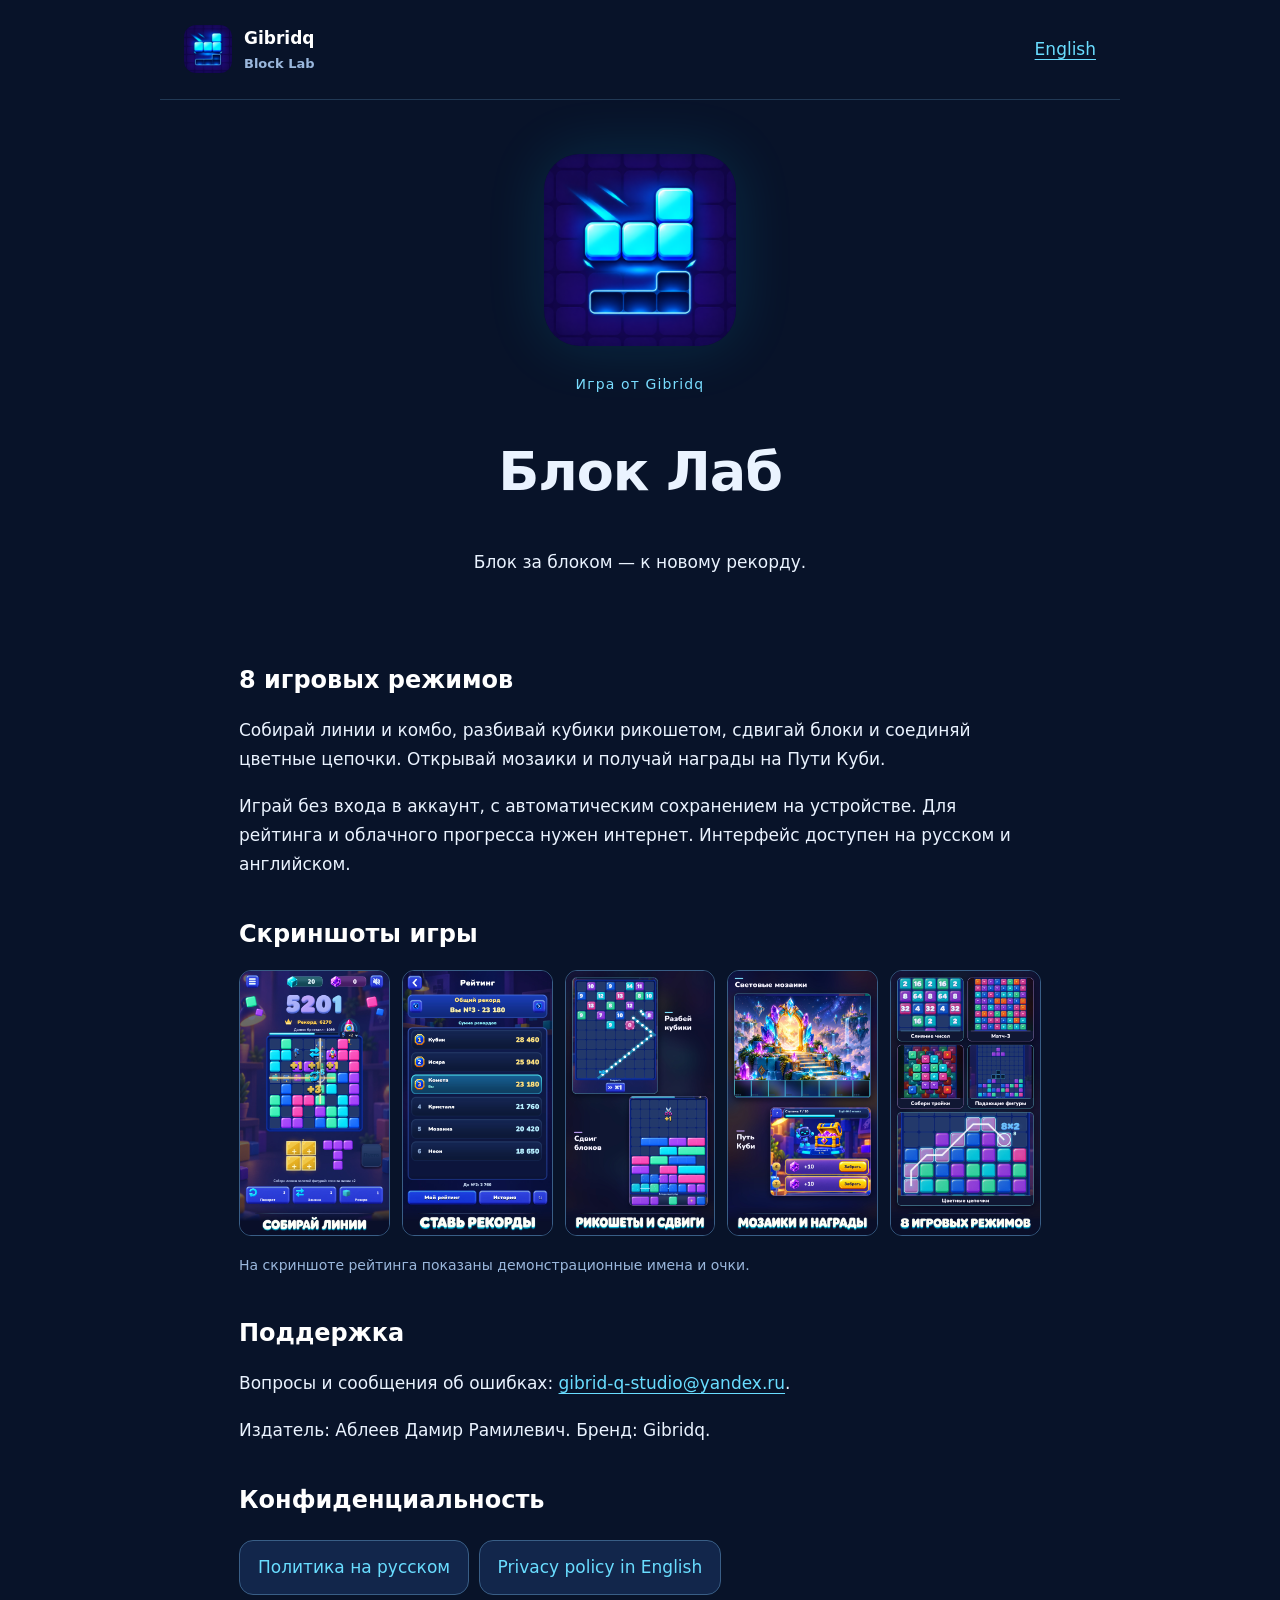
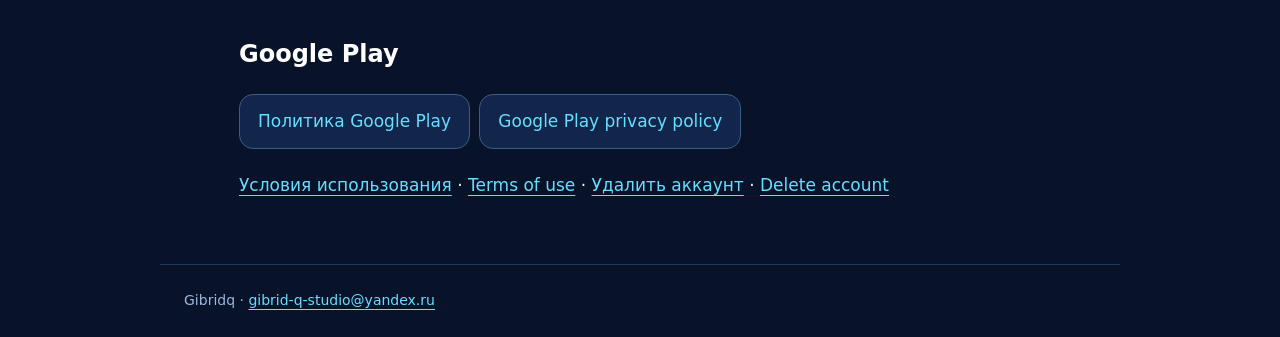
<file: index.html>
<!doctype html>
<html lang="ru"><head><meta charset="utf-8"><meta name="viewport" content="width=device-width,initial-scale=1">
<title>Блок Лаб · Gibridq</title><meta name="description" content="Восемь игровых режимов, мозаики и Путь Куби. Скриншоты, поддержка и политика конфиденциальности Блок Лаб.">
<link rel="icon" href="icon.png?v=g1"><link rel="stylesheet" href="style.css"></head>
<body><header><a class="brand" href="index.html"><img src="icon.png?v=g1" alt="" width="48" height="48"><span>Gibridq <small>Block Lab</small></span></a>
<nav><a href="privacy-en.html">English</a></nav></header><main><section class="hero"><img src="icon.png?v=g1" alt="Иконка Блок Лаб" width="192" height="192">
<p class="eyebrow">Игра от Gibridq</p><h1>Блок Лаб</h1><p>Блок за блоком — к новому рекорду.</p></section>
<section><h2>8 игровых режимов</h2><p>Собирай линии и комбо, разбивай кубики рикошетом, сдвигай блоки и соединяй цветные цепочки. Открывай мозаики и получай награды на Пути Куби.</p>
<p>Играй без входа в аккаунт, с автоматическим сохранением на устройстве. Для рейтинга и облачного прогресса нужен интернет. Интерфейс доступен на русском и английском.</p></section>
<section aria-labelledby="screens-title"><h2 id="screens-title">Скриншоты игры</h2>
<ul class="screens">
  <li><a href="screenshots/01-lines-combo.jpg"><img src="screenshots/01-lines-combo.jpg" width="1080" height="1920" alt="Собирай линии. Крестовая очистка и золотая фигура в лотке."></a></li>
  <li><a href="screenshots/02-ranking.jpg"><img src="screenshots/02-ranking.jpg" width="1080" height="1920" alt="Ставь рекорды. Таблица рейтинга с демонстрационными результатами." loading="lazy"></a></li>
  <li><a href="screenshots/03-ricochet-and-sliding.jpg"><img src="screenshots/03-ricochet-and-sliding.jpg" width="1080" height="1920" alt="Рикошеты и сдвиги. Режимы «Разбей кубики» и «Сдвиг блоков»." loading="lazy"></a></li>
  <li><a href="screenshots/04-mosaic-and-trail.jpg"><img src="screenshots/04-mosaic-and-trail.jpg" width="1080" height="1920" alt="Мозаики и награды. Кристальный портал и Путь Куби." loading="lazy"></a></li>
  <li><a href="screenshots/05-eight-game-modes.jpg"><img src="screenshots/05-eight-game-modes.jpg" width="1080" height="1920" alt="8 игровых режимов. Слияние чисел, Матч-3, Собери тройки, Падающие фигуры и Цветные цепочки." loading="lazy"></a></li>
</ul>
<p class="screen-note">На скриншоте рейтинга показаны демонстрационные имена и очки.</p></section>
<section><h2>Поддержка</h2><p>Вопросы и сообщения об ошибках: <a href="mailto:gibrid-q-studio@yandex.ru">gibrid-q-studio@yandex.ru</a>.</p>
<p>Издатель: Аблеев Дамир Рамилевич. Бренд: Gibridq.</p></section>
<section><h2>Конфиденциальность</h2><p><a class="button" href="privacy-ru.html">Политика на русском</a> <a class="button" href="privacy-en.html">Privacy policy in English</a></p></section><section><h2>Google Play</h2><p><a class="button" href="google-play/privacy-ru.html">Политика Google Play</a> <a class="button" href="google-play/privacy-en.html">Google Play privacy policy</a></p><p><a href="google-play/terms-ru.html">Условия использования</a> · <a href="google-play/terms-en.html">Terms of use</a> · <a href="google-play/delete-account-ru.html">Удалить аккаунт</a> · <a href="google-play/delete-account-en.html">Delete account</a></p></section></main>
<footer>Gibridq · <a href="mailto:gibrid-q-studio@yandex.ru">gibrid-q-studio@yandex.ru</a></footer></body></html>
</file>
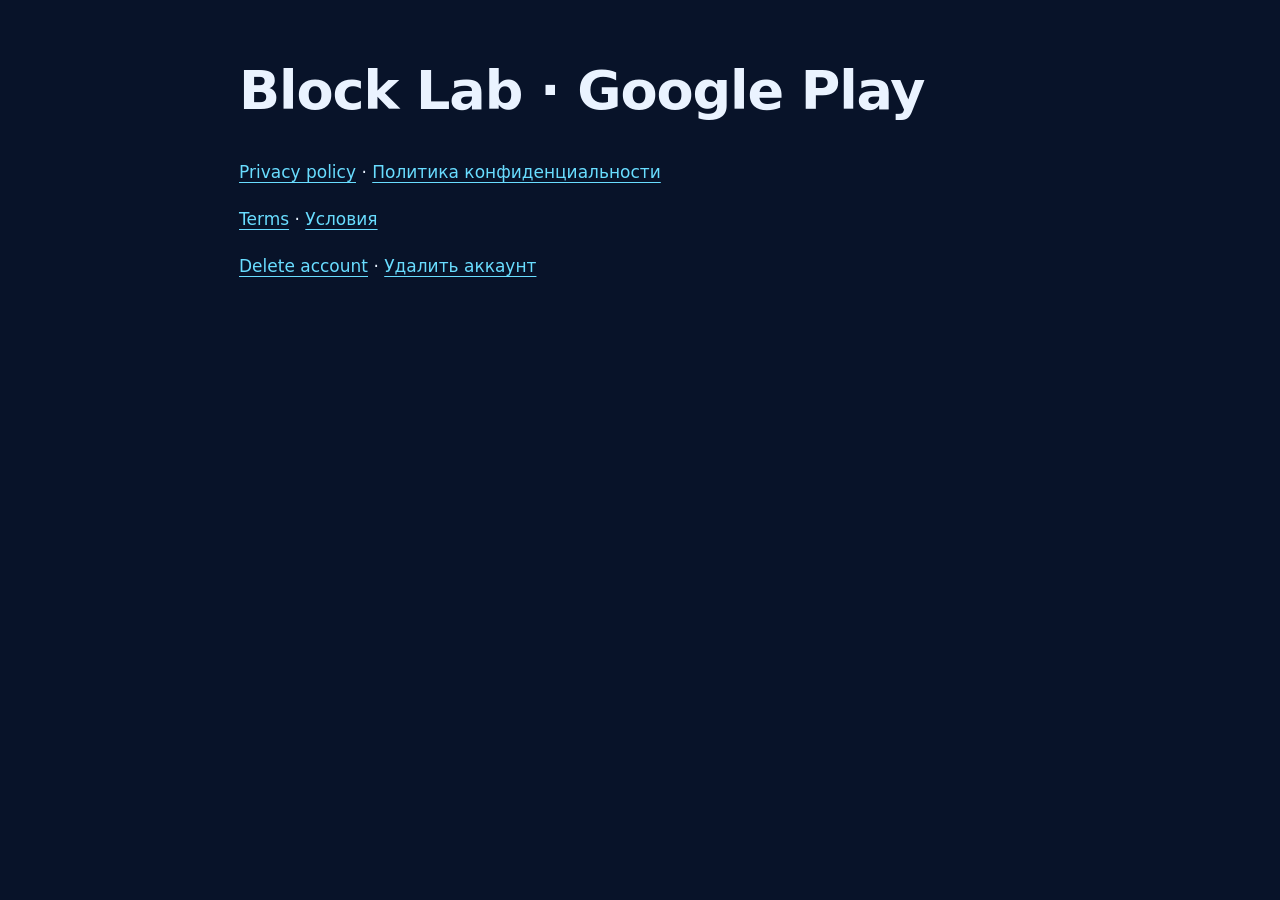
<file: google-play/index.html>
<!doctype html><html lang="en"><meta charset="utf-8"><meta name="viewport" content="width=device-width,initial-scale=1"><title>Block Lab Google Play documents</title><link rel="stylesheet" href="../style.css"><main><h1>Block Lab · Google Play</h1><p><a href="privacy-en.html">Privacy policy</a> · <a href="privacy-ru.html">Политика конфиденциальности</a></p><p><a href="terms-en.html">Terms</a> · <a href="terms-ru.html">Условия</a></p><p><a href="delete-account-en.html">Delete account</a> · <a href="delete-account-ru.html">Удалить аккаунт</a></p></main></html>
</file>
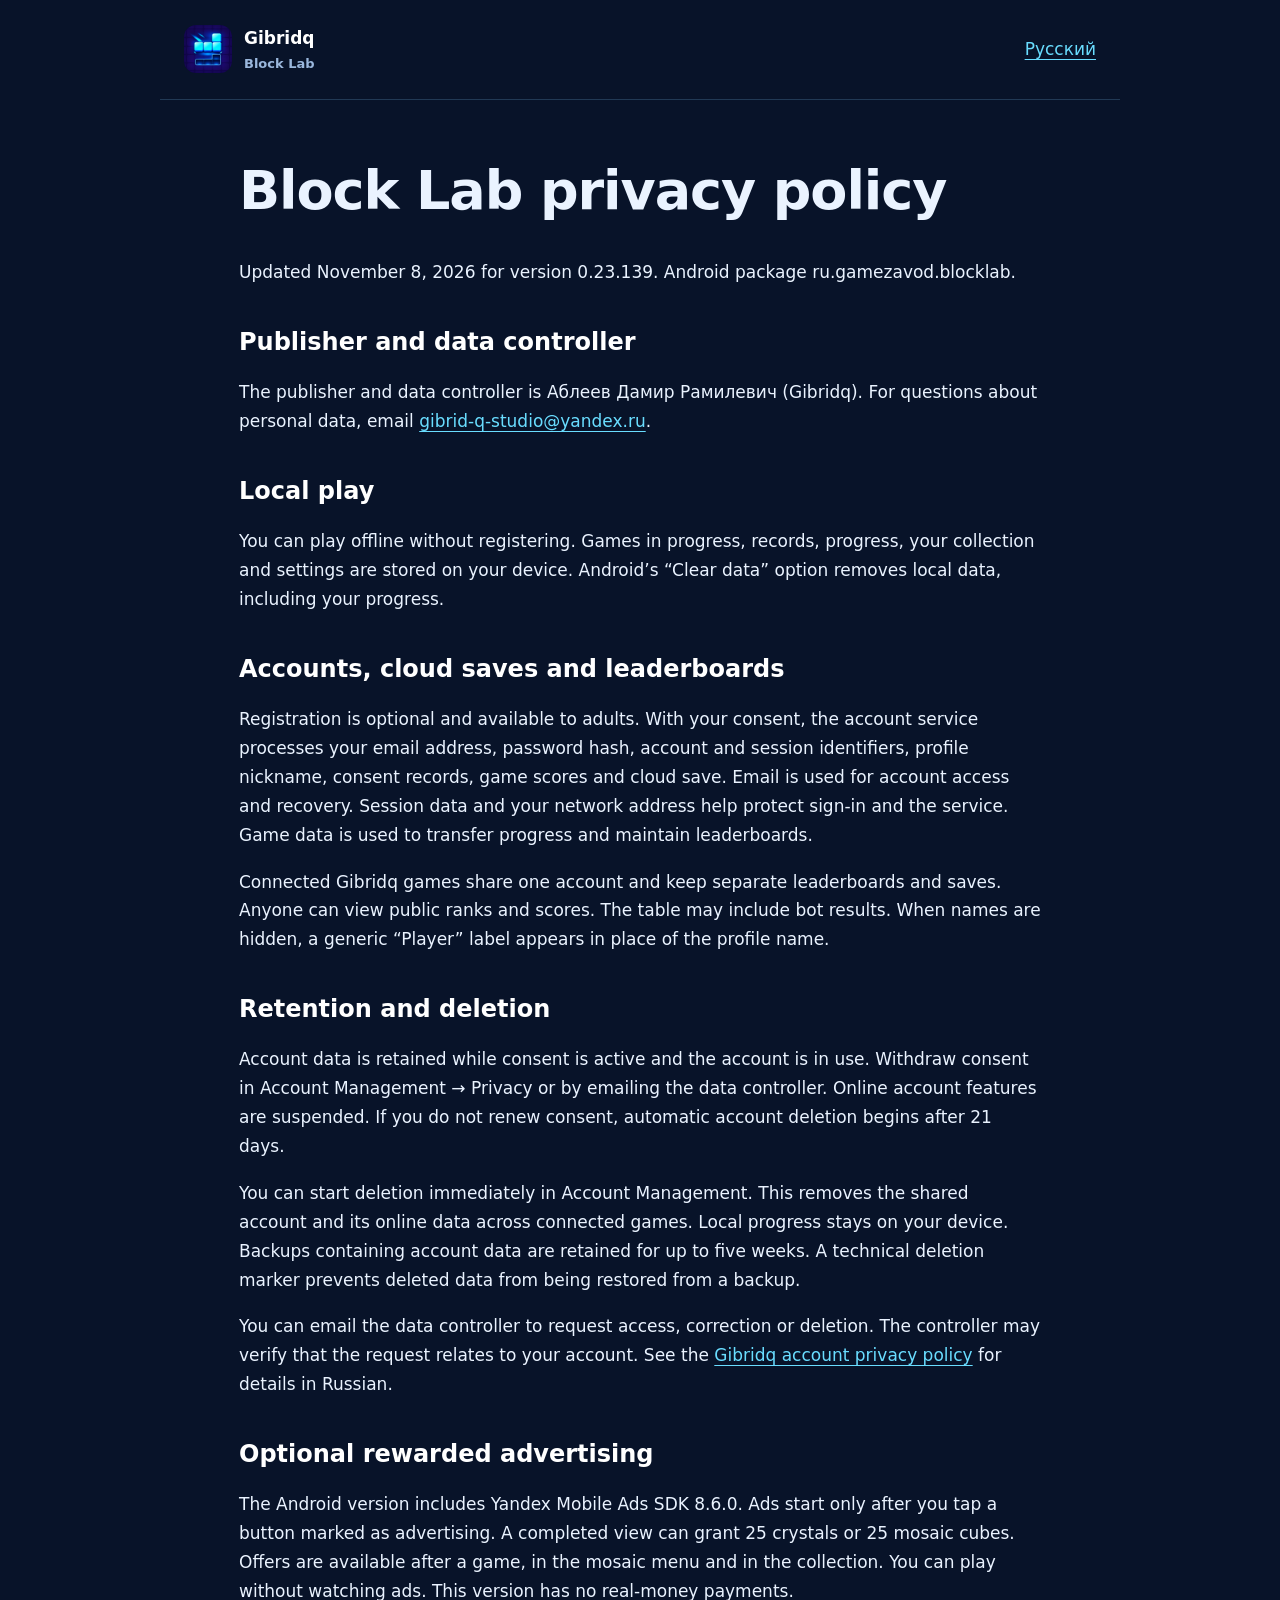
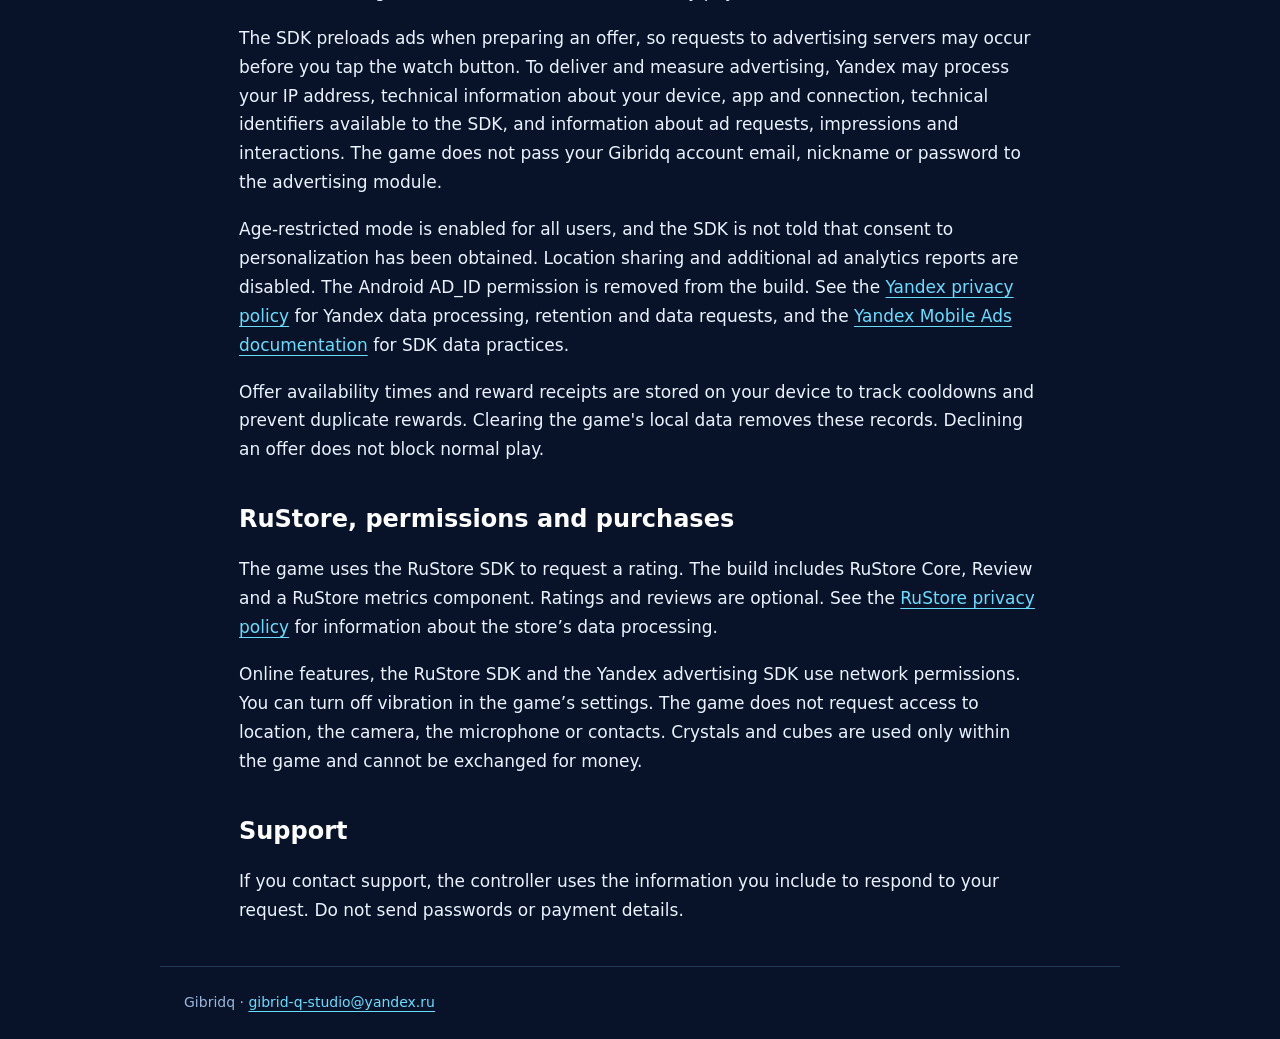
<file: privacy-en.html>
<!doctype html>
<html lang="en"><head><meta charset="utf-8"><meta name="viewport" content="width=device-width,initial-scale=1">
<title>Privacy policy · Gibridq</title><meta name="description" content="Block Lab by Gibridq: support and privacy policy.">
<link rel="icon" href="icon.png?v=g1"><link rel="stylesheet" href="style.css"></head>
<body><header><a class="brand" href="index.html"><img src="icon.png?v=g1" alt="" width="48" height="48"><span>Gibridq <small>Block Lab</small></span></a>
<nav><a href="privacy-ru.html">Русский</a></nav></header><main><h1>Block Lab privacy policy</h1>
<p>Updated November 8, 2026 for version 0.23.139. Android package ru.gamezavod.blocklab.</p>
<h2>Publisher and data controller</h2>
<p>The publisher and data controller is Аблеев Дамир Рамилевич (Gibridq). For questions about personal data, email <a href="mailto:gibrid-q-studio@yandex.ru">gibrid-q-studio@yandex.ru</a>.</p>
<h2>Local play</h2>
<p>You can play offline without registering. Games in progress, records, progress, your collection and settings are stored on your device. Android’s “Clear data” option removes local data, including your progress.</p>
<h2>Accounts, cloud saves and leaderboards</h2>
<p>Registration is optional and available to adults. With your consent, the account service processes your email address, password hash, account and session identifiers, profile nickname, consent records, game scores and cloud save. Email is used for account access and recovery. Session data and your network address help protect sign-in and the service. Game data is used to transfer progress and maintain leaderboards.</p>
<p>Connected Gibridq games share one account and keep separate leaderboards and saves. Anyone can view public ranks and scores. The table may include bot results. When names are hidden, a generic “Player” label appears in place of the profile name.</p>
<h2>Retention and deletion</h2>
<p>Account data is retained while consent is active and the account is in use. Withdraw consent in Account Management → Privacy or by emailing the data controller. Online account features are suspended. If you do not renew consent, automatic account deletion begins after 21 days.</p>
<p>You can start deletion immediately in Account Management. This removes the shared account and its online data across connected games. Local progress stays on your device. Backups containing account data are retained for up to five weeks. A technical deletion marker prevents deleted data from being restored from a backup.</p>
<p>You can email the data controller to request access, correction or deletion. The controller may verify that the request relates to your account. See the <a href="https://api.gibridq-studio.ru/privacy/accounts">Gibridq account privacy policy</a> for details in Russian.</p>
<h2>Optional rewarded advertising</h2>
<p>The Android version includes Yandex Mobile Ads SDK 8.6.0. Ads start only after you tap a button marked as advertising. A completed view can grant 25 crystals or 25 mosaic cubes. Offers are available after a game, in the mosaic menu and in the collection. You can play without watching ads. This version has no real-money payments.</p>
<p>The SDK preloads ads when preparing an offer, so requests to advertising servers may occur before you tap the watch button. To deliver and measure advertising, Yandex may process your IP address, technical information about your device, app and connection, technical identifiers available to the SDK, and information about ad requests, impressions and interactions. The game does not pass your Gibridq account email, nickname or password to the advertising module.</p>
<p>Age-restricted mode is enabled for all users, and the SDK is not told that consent to personalization has been obtained. Location sharing and additional ad analytics reports are disabled. The Android AD_ID permission is removed from the build. See the <a href="https://yandex.com/legal/confidential/">Yandex privacy policy</a> for Yandex data processing, retention and data requests, and the <a href="https://ads.yandex.com/helpcenter/en/dev/android/app-privacy-android">Yandex Mobile Ads documentation</a> for SDK data practices.</p>
<p>Offer availability times and reward receipts are stored on your device to track cooldowns and prevent duplicate rewards. Clearing the game's local data removes these records. Declining an offer does not block normal play.</p>
<h2>RuStore, permissions and purchases</h2>
<p>The game uses the RuStore SDK to request a rating. The build includes RuStore Core, Review and a RuStore metrics component. Ratings and reviews are optional. See the <a href="https://www.rustore.ru/help/legal/privacy-policy-users">RuStore privacy policy</a> for information about the store’s data processing.</p>
<p>Online features, the RuStore SDK and the Yandex advertising SDK use network permissions. You can turn off vibration in the game’s settings. The game does not request access to location, the camera, the microphone or contacts. Crystals and cubes are used only within the game and cannot be exchanged for money.</p>
<h2>Support</h2>
<p>If you contact support, the controller uses the information you include to respond to your request. Do not send passwords or payment details.</p></main>
<footer>Gibridq · <a href="mailto:gibrid-q-studio@yandex.ru">gibrid-q-studio@yandex.ru</a></footer></body></html>
</file>
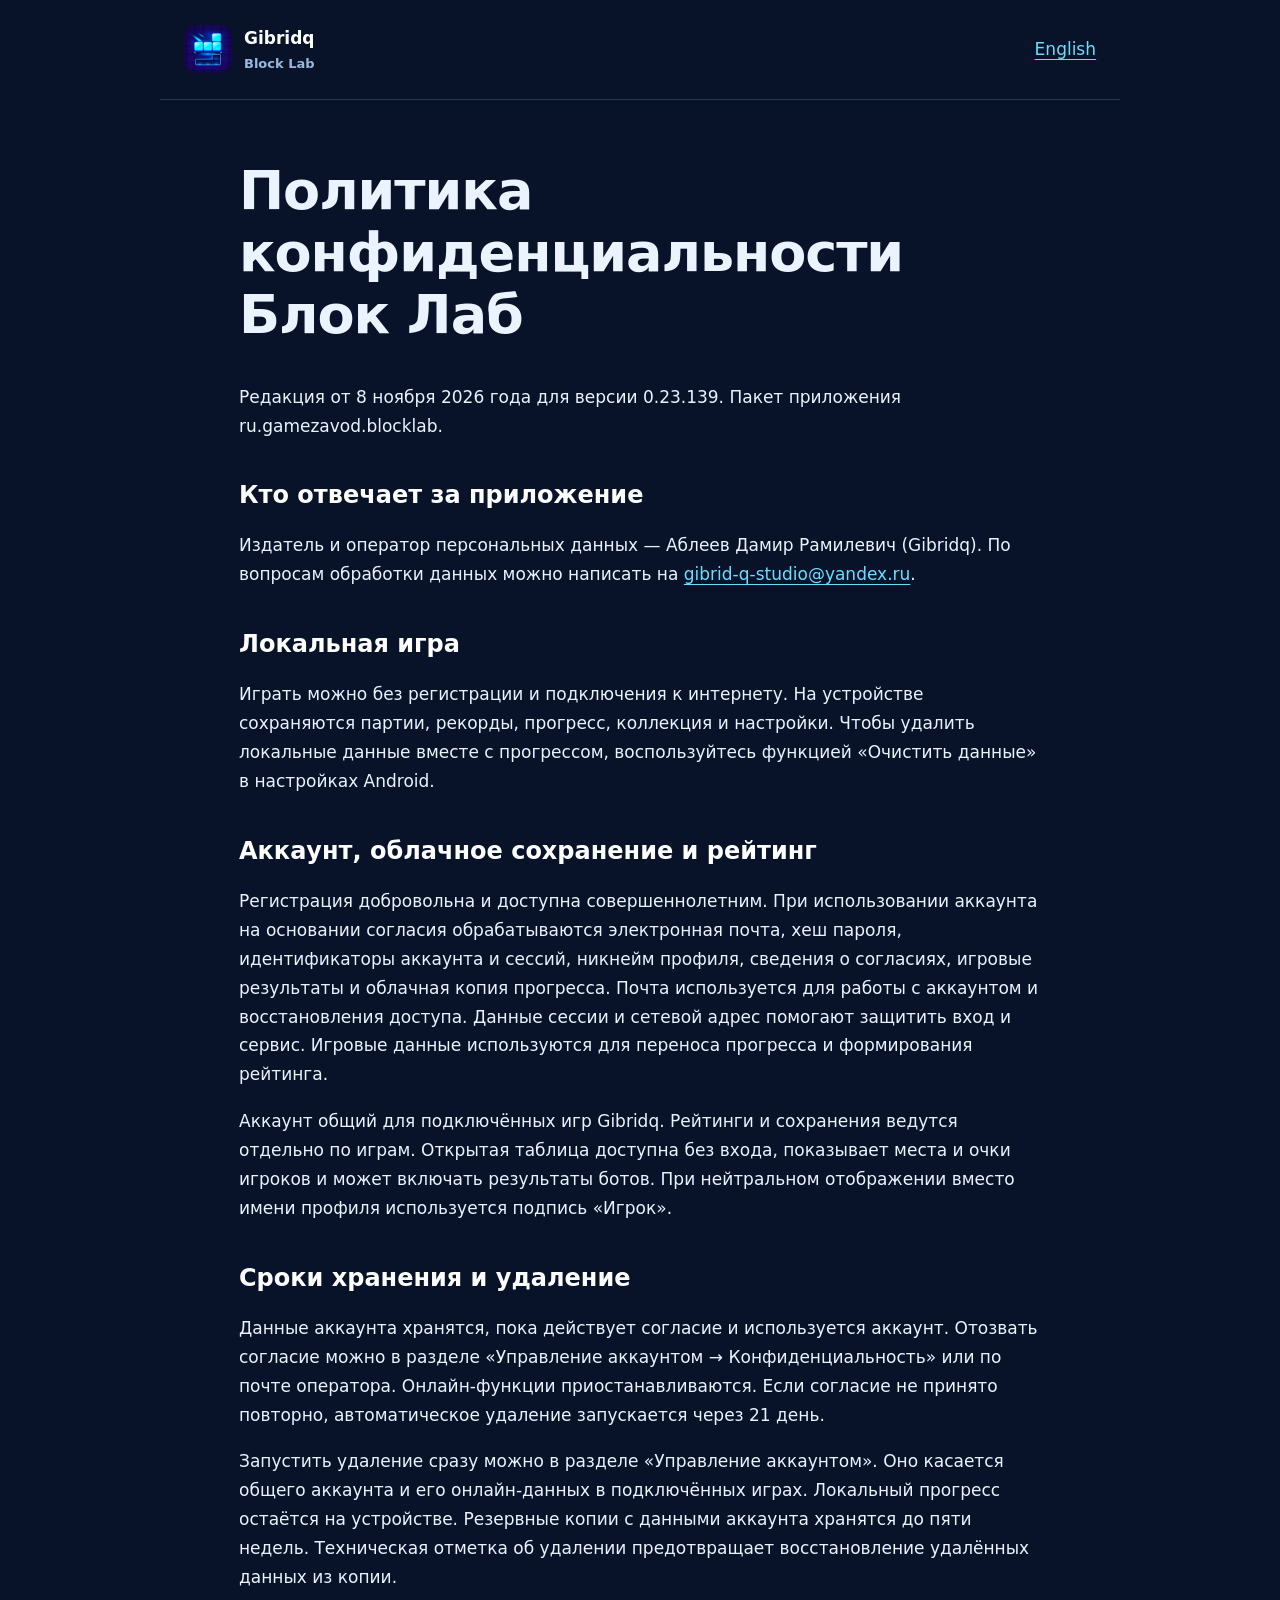
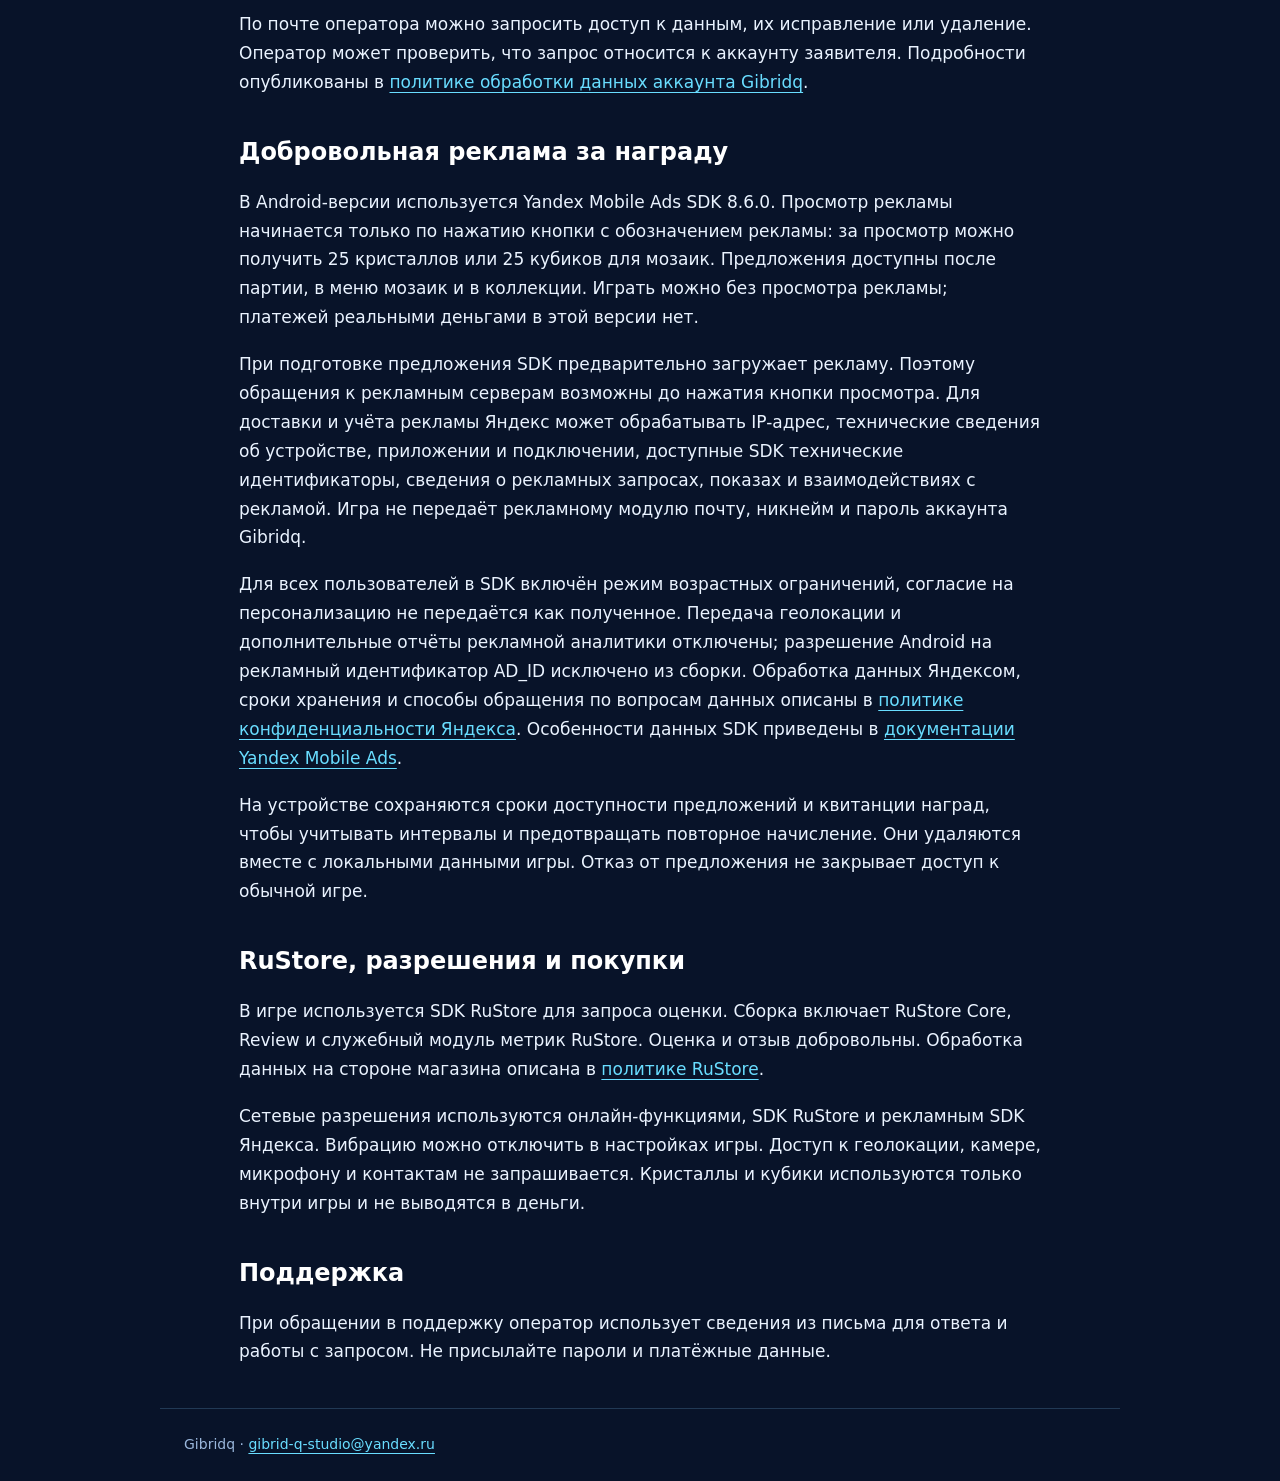
<file: privacy-ru.html>
<!doctype html>
<html lang="ru"><head><meta charset="utf-8"><meta name="viewport" content="width=device-width,initial-scale=1">
<title>Политика конфиденциальности · Gibridq</title><meta name="description" content="Block Lab by Gibridq: support and privacy policy.">
<link rel="icon" href="icon.png?v=g1"><link rel="stylesheet" href="style.css"></head>
<body><header><a class="brand" href="index.html"><img src="icon.png?v=g1" alt="" width="48" height="48"><span>Gibridq <small>Block Lab</small></span></a>
<nav><a href="privacy-en.html">English</a></nav></header><main><h1>Политика конфиденциальности Блок Лаб</h1>
<p>Редакция от 8 ноября 2026 года для версии 0.23.139. Пакет приложения ru.gamezavod.blocklab.</p>
<h2>Кто отвечает за приложение</h2>
<p>Издатель и оператор персональных данных — Аблеев Дамир Рамилевич (Gibridq). По вопросам обработки данных можно написать на <a href="mailto:gibrid-q-studio@yandex.ru">gibrid-q-studio@yandex.ru</a>.</p>
<h2>Локальная игра</h2>
<p>Играть можно без регистрации и подключения к интернету. На устройстве сохраняются партии, рекорды, прогресс, коллекция и настройки. Чтобы удалить локальные данные вместе с прогрессом, воспользуйтесь функцией «Очистить данные» в настройках Android.</p>
<h2>Аккаунт, облачное сохранение и рейтинг</h2>
<p>Регистрация добровольна и доступна совершеннолетним. При использовании аккаунта на основании согласия обрабатываются электронная почта, хеш пароля, идентификаторы аккаунта и сессий, никнейм профиля, сведения о согласиях, игровые результаты и облачная копия прогресса. Почта используется для работы с аккаунтом и восстановления доступа. Данные сессии и сетевой адрес помогают защитить вход и сервис. Игровые данные используются для переноса прогресса и формирования рейтинга.</p>
<p>Аккаунт общий для подключённых игр Gibridq. Рейтинги и сохранения ведутся отдельно по играм. Открытая таблица доступна без входа, показывает места и очки игроков и может включать результаты ботов. При нейтральном отображении вместо имени профиля используется подпись «Игрок».</p>
<h2>Сроки хранения и удаление</h2>
<p>Данные аккаунта хранятся, пока действует согласие и используется аккаунт. Отозвать согласие можно в разделе «Управление аккаунтом → Конфиденциальность» или по почте оператора. Онлайн-функции приостанавливаются. Если согласие не принято повторно, автоматическое удаление запускается через 21 день.</p>
<p>Запустить удаление сразу можно в разделе «Управление аккаунтом». Оно касается общего аккаунта и его онлайн-данных в подключённых играх. Локальный прогресс остаётся на устройстве. Резервные копии с данными аккаунта хранятся до пяти недель. Техническая отметка об удалении предотвращает восстановление удалённых данных из копии.</p>
<p>По почте оператора можно запросить доступ к данным, их исправление или удаление. Оператор может проверить, что запрос относится к аккаунту заявителя. Подробности опубликованы в <a href="https://api.gibridq-studio.ru/privacy/accounts">политике обработки данных аккаунта Gibridq</a>.</p>
<h2>Добровольная реклама за награду</h2>
<p>В Android-версии используется Yandex Mobile Ads SDK 8.6.0. Просмотр рекламы начинается только по нажатию кнопки с обозначением рекламы: за просмотр можно получить 25 кристаллов или 25 кубиков для мозаик. Предложения доступны после партии, в меню мозаик и в коллекции. Играть можно без просмотра рекламы; платежей реальными деньгами в этой версии нет.</p>
<p>При подготовке предложения SDK предварительно загружает рекламу. Поэтому обращения к рекламным серверам возможны до нажатия кнопки просмотра. Для доставки и учёта рекламы Яндекс может обрабатывать IP-адрес, технические сведения об устройстве, приложении и подключении, доступные SDK технические идентификаторы, сведения о рекламных запросах, показах и взаимодействиях с рекламой. Игра не передаёт рекламному модулю почту, никнейм и пароль аккаунта Gibridq.</p>
<p>Для всех пользователей в SDK включён режим возрастных ограничений, согласие на персонализацию не передаётся как полученное. Передача геолокации и дополнительные отчёты рекламной аналитики отключены; разрешение Android на рекламный идентификатор AD_ID исключено из сборки. Обработка данных Яндексом, сроки хранения и способы обращения по вопросам данных описаны в <a href="https://yandex.ru/legal/confidential/">политике конфиденциальности Яндекса</a>. Особенности данных SDK приведены в <a href="https://ads.yandex.com/helpcenter/en/dev/android/app-privacy-android">документации Yandex Mobile Ads</a>.</p>
<p>На устройстве сохраняются сроки доступности предложений и квитанции наград, чтобы учитывать интервалы и предотвращать повторное начисление. Они удаляются вместе с локальными данными игры. Отказ от предложения не закрывает доступ к обычной игре.</p>
<h2>RuStore, разрешения и покупки</h2>
<p>В игре используется SDK RuStore для запроса оценки. Сборка включает RuStore Core, Review и служебный модуль метрик RuStore. Оценка и отзыв добровольны. Обработка данных на стороне магазина описана в <a href="https://www.rustore.ru/help/legal/privacy-policy-users">политике RuStore</a>.</p>
<p>Сетевые разрешения используются онлайн-функциями, SDK RuStore и рекламным SDK Яндекса. Вибрацию можно отключить в настройках игры. Доступ к геолокации, камере, микрофону и контактам не запрашивается. Кристаллы и кубики используются только внутри игры и не выводятся в деньги.</p>
<h2>Поддержка</h2>
<p>При обращении в поддержку оператор использует сведения из письма для ответа и работы с запросом. Не присылайте пароли и платёжные данные.</p></main>
<footer>Gibridq · <a href="mailto:gibrid-q-studio@yandex.ru">gibrid-q-studio@yandex.ru</a></footer></body></html>
</file>
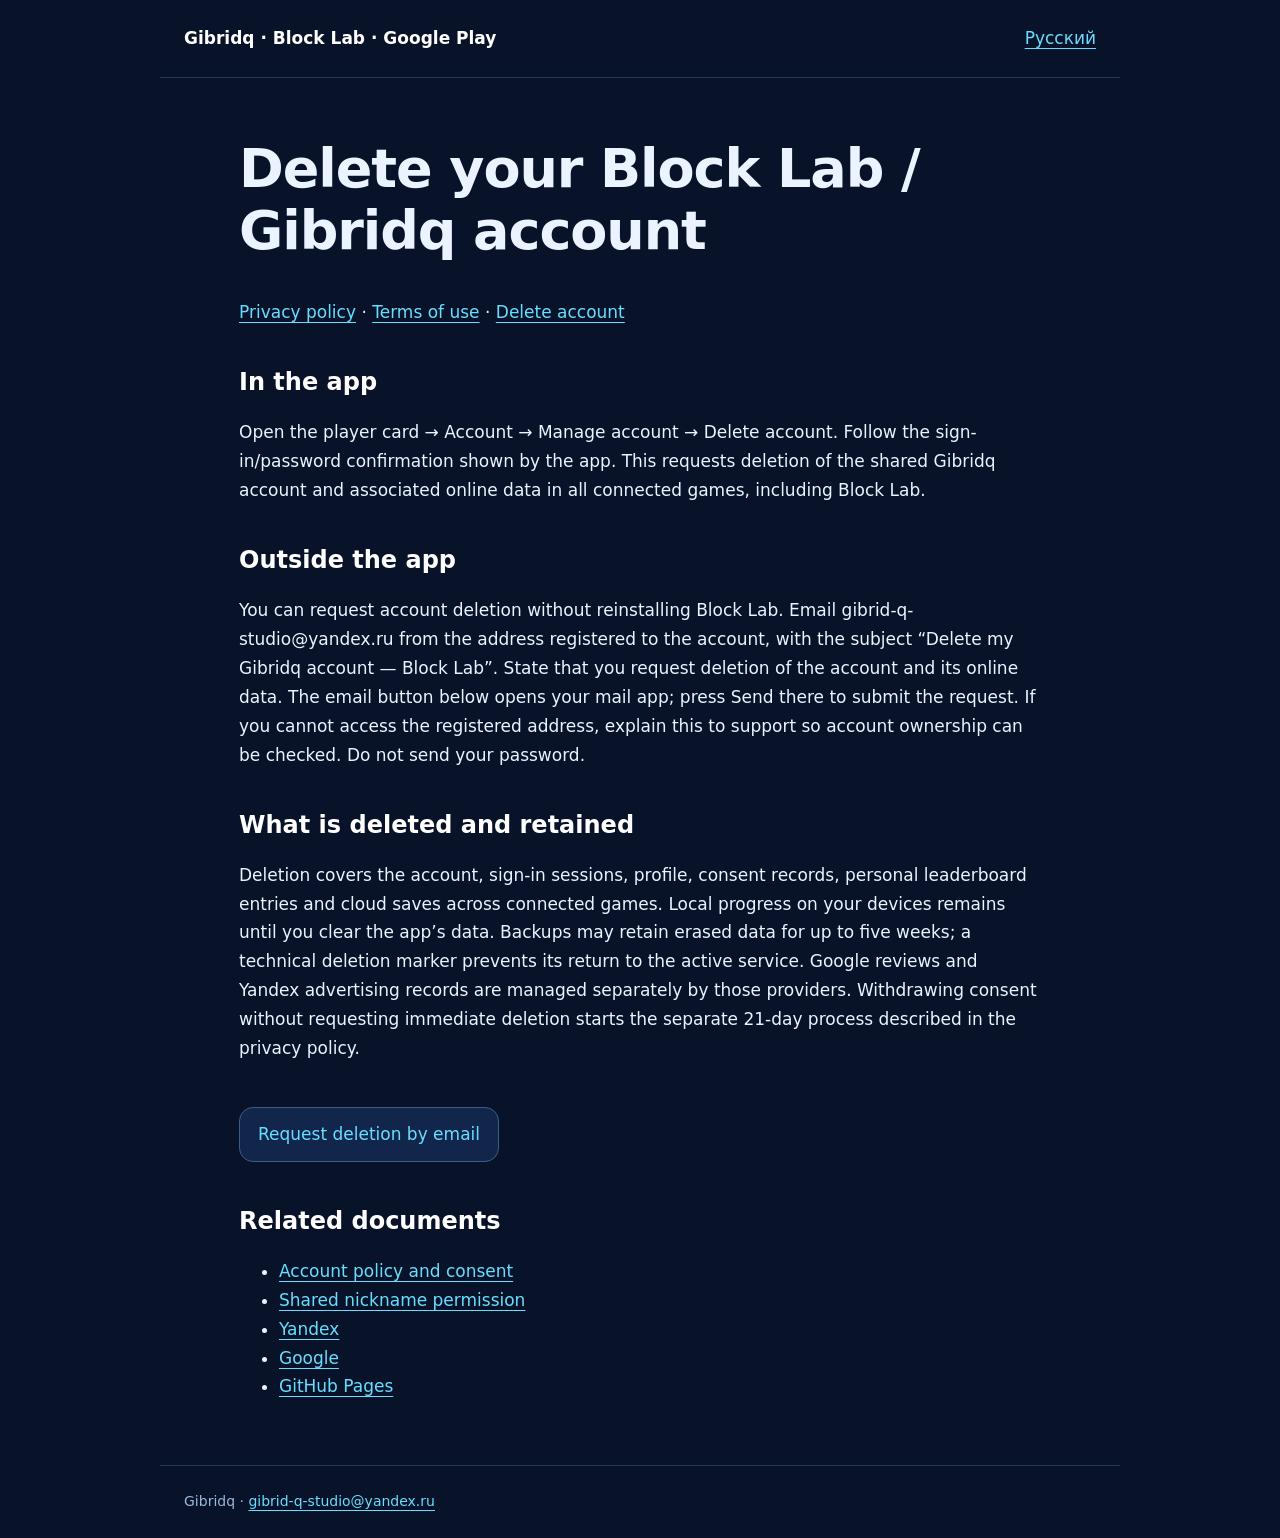
<file: google-play/delete-account-en.html>
<!doctype html>
<html lang="en"><head><meta charset="utf-8"><meta name="viewport" content="width=device-width,initial-scale=1"><title>Delete your Block Lab / Gibridq account</title><link rel="icon" href="../icon.png"><link rel="stylesheet" href="../style.css"></head>
<body><header><a class="brand" href="../index.html">Gibridq · Block Lab · Google Play</a><nav><a href="delete-account-ru.html">Русский</a></nav></header><main><h1>Delete your Block Lab / Gibridq account</h1><nav aria-label="Documents"><a href="privacy-en.html">Privacy policy</a> · <a href="terms-en.html">Terms of use</a> · <a href="delete-account-en.html">Delete account</a></nav><section><h2>In the app</h2><p>Open the player card → Account → Manage account → Delete account. Follow the sign-in/password confirmation shown by the app. This requests deletion of the shared Gibridq account and associated online data in all connected games, including Block Lab.</p></section>
<section><h2>Outside the app</h2><p>You can request account deletion without reinstalling Block Lab. Email gibrid-q-studio@yandex.ru from the address registered to the account, with the subject “Delete my Gibridq account — Block Lab”. State that you request deletion of the account and its online data. The email button below opens your mail app; press Send there to submit the request. If you cannot access the registered address, explain this to support so account ownership can be checked. Do not send your password.</p></section>
<section><h2>What is deleted and retained</h2><p>Deletion covers the account, sign-in sessions, profile, consent records, personal leaderboard entries and cloud saves across connected games. Local progress on your devices remains until you clear the app’s data. Backups may retain erased data for up to five weeks; a technical deletion marker prevents its return to the active service. Google reviews and Yandex advertising records are managed separately by those providers. Withdrawing consent without requesting immediate deletion starts the separate 21-day process described in the privacy policy.</p></section><p><a class="button" href="mailto:gibrid-q-studio@yandex.ru?subject=Delete%20my%20Gibridq%20account%20-%20Block%20Lab">Request deletion by email</a></p><section><h2>Related documents</h2><ul><li><a href="https://api.gibridq-studio.ru/privacy/accounts-en">Account policy and consent</a></li><li><a href="https://api.gibridq-studio.ru/privacy/rating-nickname-v3-plates-en">Shared nickname permission</a></li><li><a href="https://yandex.com/legal/confidential/">Yandex</a></li><li><a href="https://policies.google.com/privacy">Google</a></li><li><a href="https://docs.github.com/en/site-policy/privacy-policies/github-general-privacy-statement">GitHub Pages</a></li></ul></section></main><footer>Gibridq · <a href="mailto:gibrid-q-studio@yandex.ru">gibrid-q-studio@yandex.ru</a></footer></body></html>
</file>
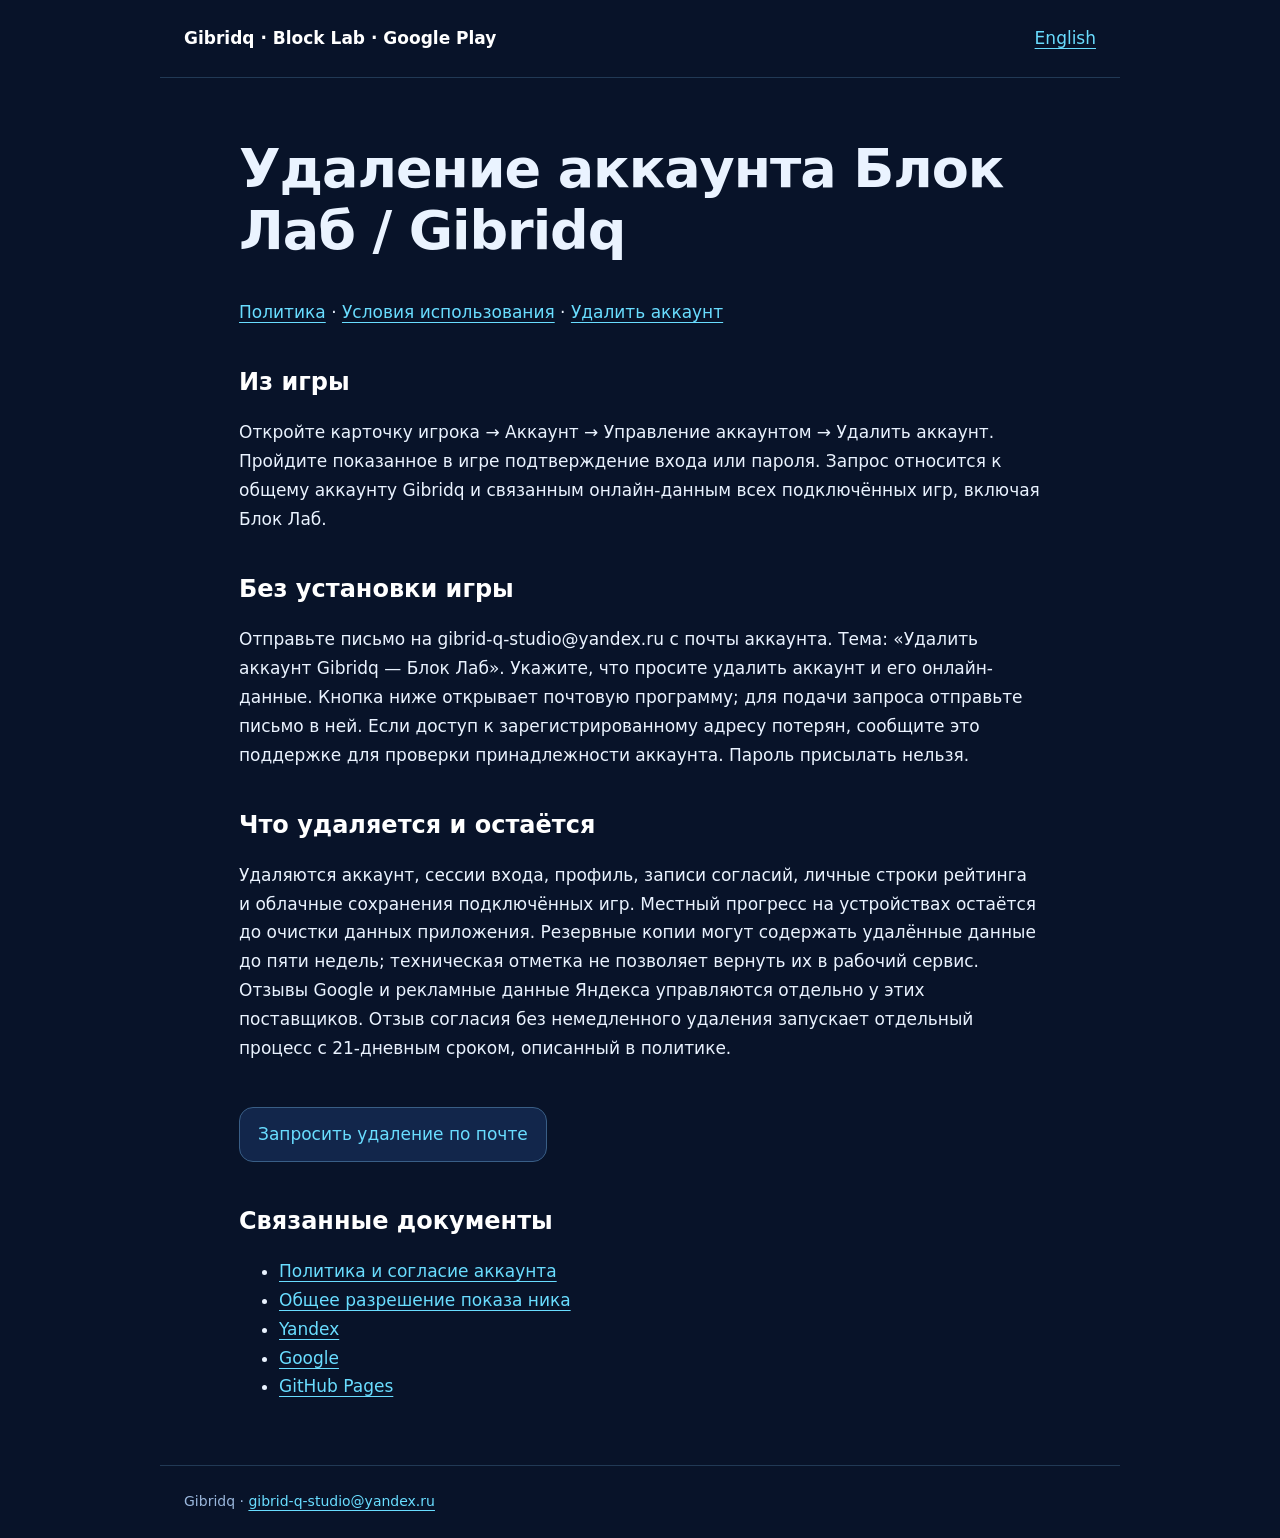
<file: google-play/delete-account-ru.html>
<!doctype html>
<html lang="ru"><head><meta charset="utf-8"><meta name="viewport" content="width=device-width,initial-scale=1"><title>Удаление аккаунта Блок Лаб / Gibridq</title><link rel="icon" href="../icon.png"><link rel="stylesheet" href="../style.css"></head>
<body><header><a class="brand" href="../index.html">Gibridq · Block Lab · Google Play</a><nav><a href="delete-account-en.html">English</a></nav></header><main><h1>Удаление аккаунта Блок Лаб / Gibridq</h1><nav aria-label="Documents"><a href="privacy-ru.html">Политика</a> · <a href="terms-ru.html">Условия использования</a> · <a href="delete-account-ru.html">Удалить аккаунт</a></nav><section><h2>Из игры</h2><p>Откройте карточку игрока → Аккаунт → Управление аккаунтом → Удалить аккаунт. Пройдите показанное в игре подтверждение входа или пароля. Запрос относится к общему аккаунту Gibridq и связанным онлайн-данным всех подключённых игр, включая Блок Лаб.</p></section>
<section><h2>Без установки игры</h2><p>Отправьте письмо на gibrid-q-studio@yandex.ru с почты аккаунта. Тема: «Удалить аккаунт Gibridq — Блок Лаб». Укажите, что просите удалить аккаунт и его онлайн-данные. Кнопка ниже открывает почтовую программу; для подачи запроса отправьте письмо в ней. Если доступ к зарегистрированному адресу потерян, сообщите это поддержке для проверки принадлежности аккаунта. Пароль присылать нельзя.</p></section>
<section><h2>Что удаляется и остаётся</h2><p>Удаляются аккаунт, сессии входа, профиль, записи согласий, личные строки рейтинга и облачные сохранения подключённых игр. Местный прогресс на устройствах остаётся до очистки данных приложения. Резервные копии могут содержать удалённые данные до пяти недель; техническая отметка не позволяет вернуть их в рабочий сервис. Отзывы Google и рекламные данные Яндекса управляются отдельно у этих поставщиков. Отзыв согласия без немедленного удаления запускает отдельный процесс с 21-дневным сроком, описанный в политике.</p></section><p><a class="button" href="mailto:gibrid-q-studio@yandex.ru?subject=Delete%20my%20Gibridq%20account%20-%20Block%20Lab">Запросить удаление по почте</a></p><section><h2>Связанные документы</h2><ul><li><a href="https://api.gibridq-studio.ru/privacy/accounts">Политика и согласие аккаунта</a></li><li><a href="https://api.gibridq-studio.ru/privacy/rating-nickname-v3-plates">Общее разрешение показа ника</a></li><li><a href="https://yandex.ru/legal/confidential/">Yandex</a></li><li><a href="https://policies.google.com/privacy">Google</a></li><li><a href="https://docs.github.com/en/site-policy/privacy-policies/github-general-privacy-statement">GitHub Pages</a></li></ul></section></main><footer>Gibridq · <a href="mailto:gibrid-q-studio@yandex.ru">gibrid-q-studio@yandex.ru</a></footer></body></html>
</file>
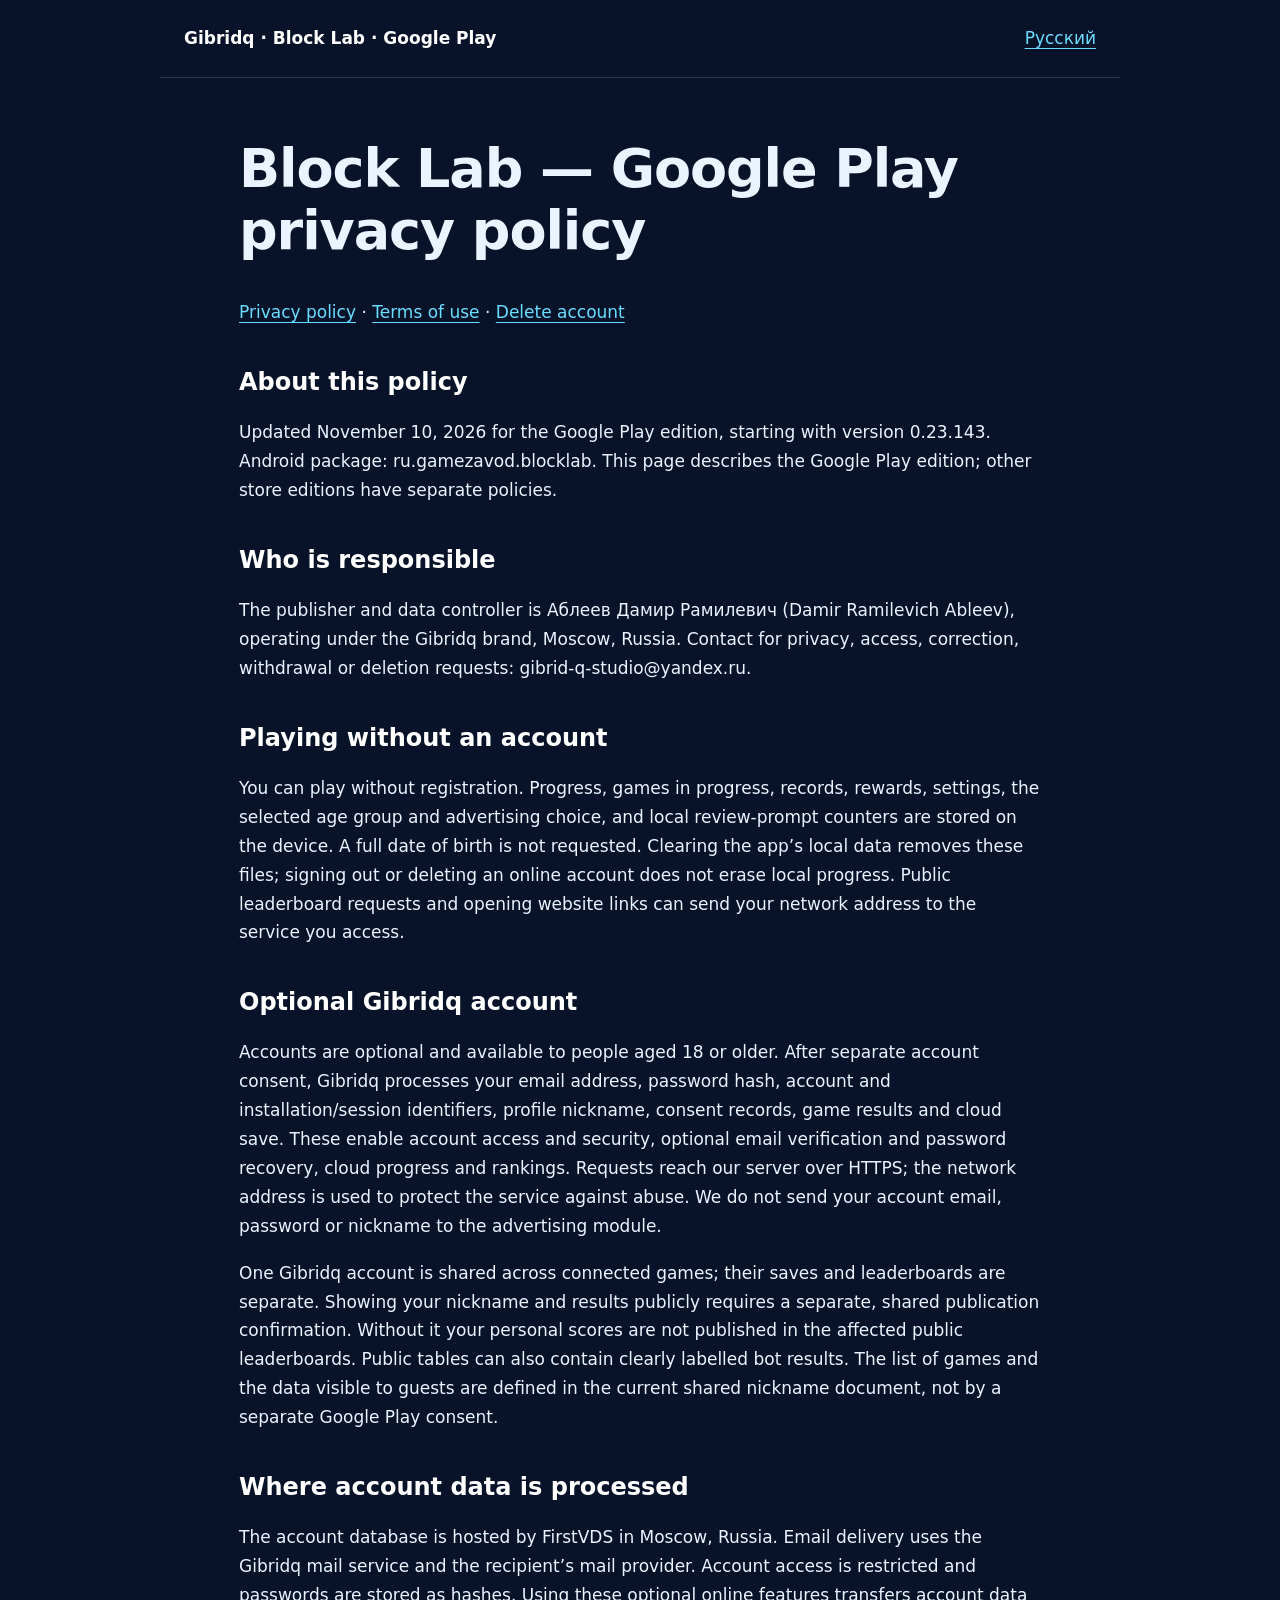
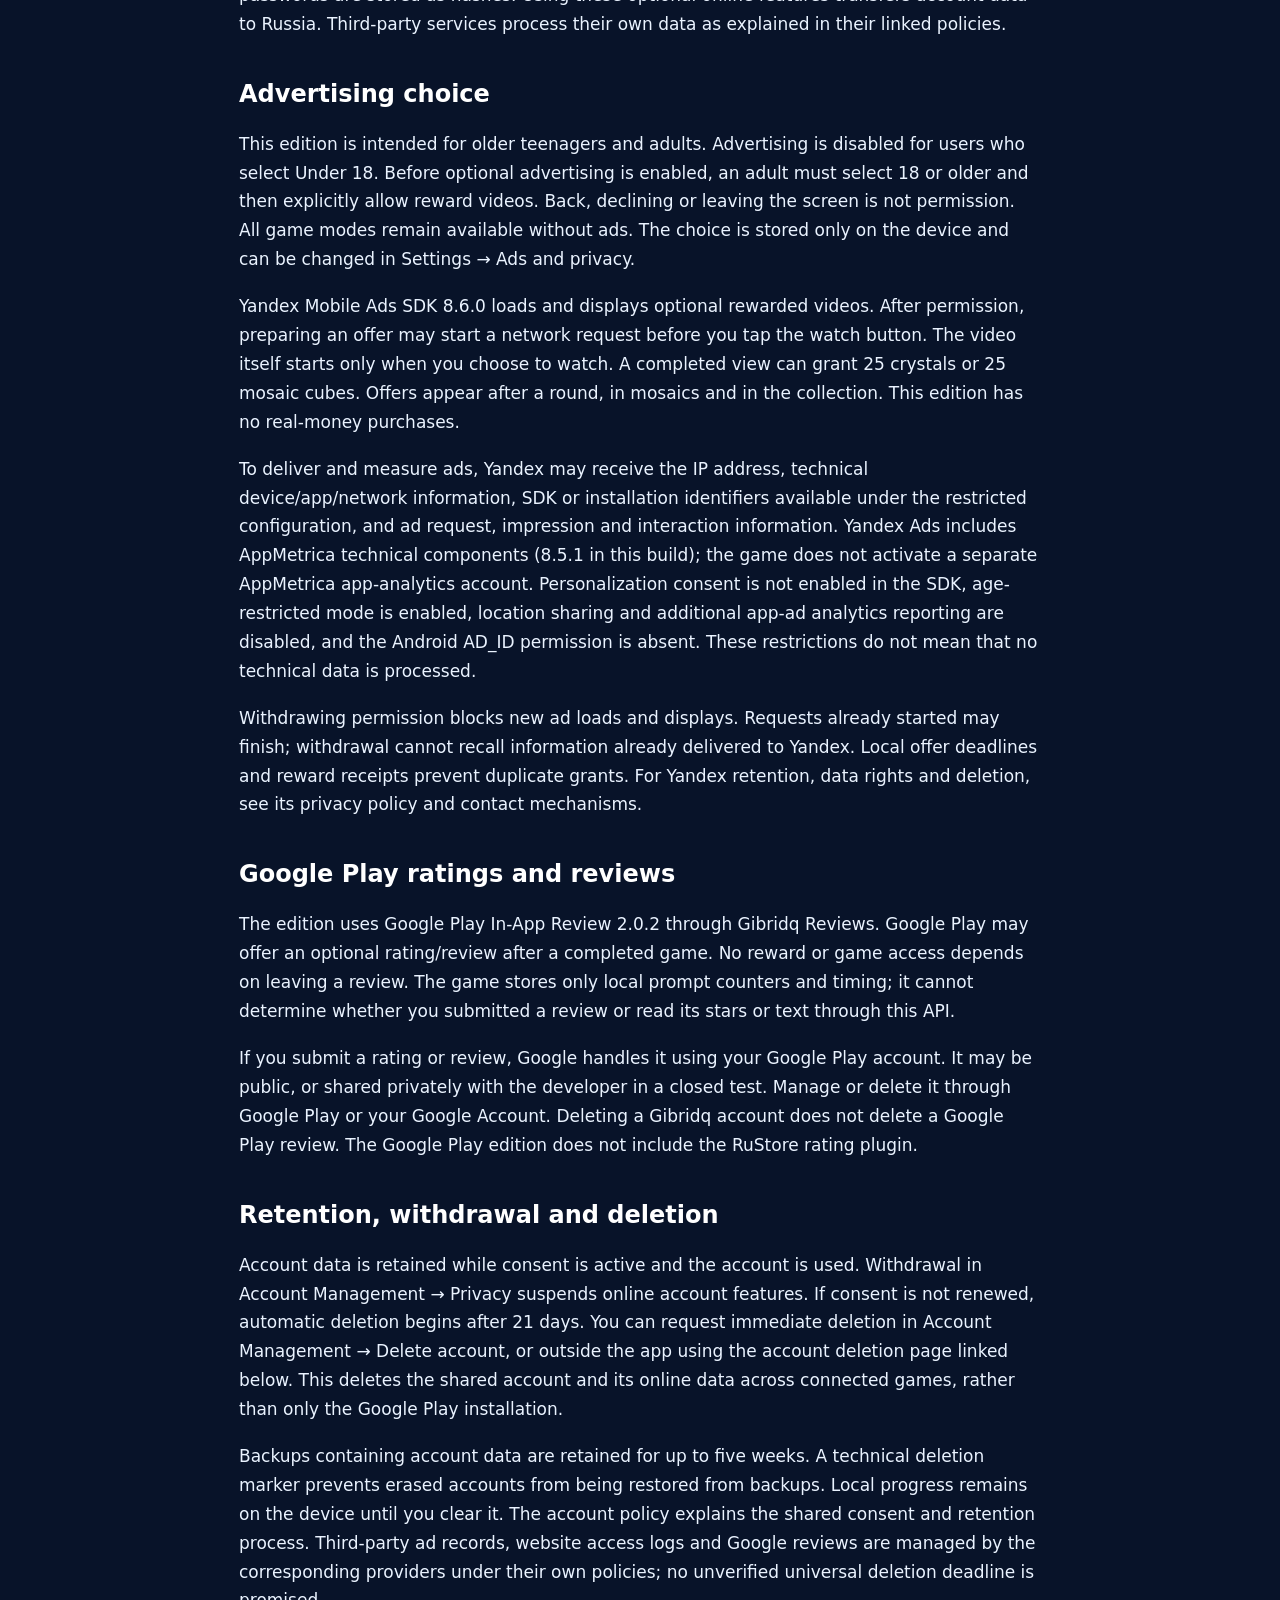
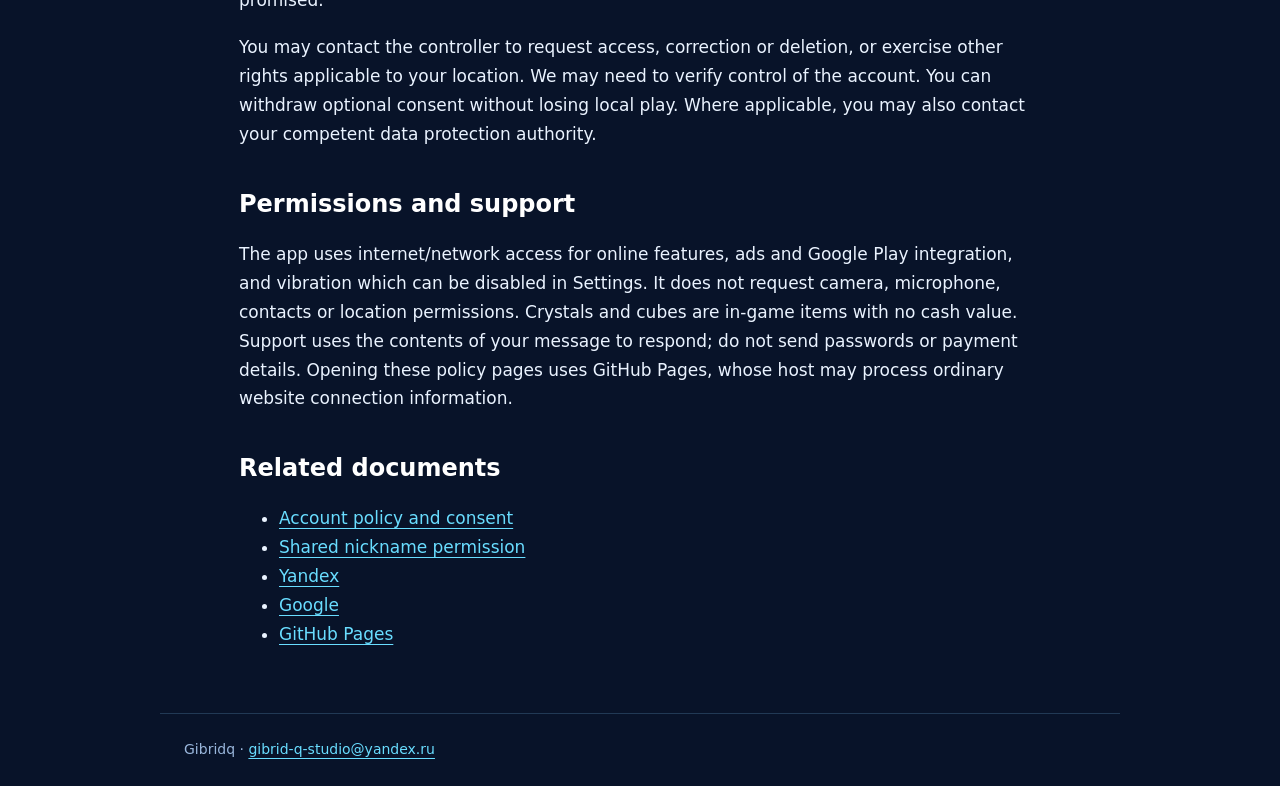
<file: google-play/privacy-en.html>
<!doctype html>
<html lang="en"><head><meta charset="utf-8"><meta name="viewport" content="width=device-width,initial-scale=1"><title>Block Lab — Google Play privacy policy</title><link rel="icon" href="../icon.png"><link rel="stylesheet" href="../style.css"></head>
<body><header><a class="brand" href="../index.html">Gibridq · Block Lab · Google Play</a><nav><a href="privacy-ru.html">Русский</a></nav></header><main><h1>Block Lab — Google Play privacy policy</h1><nav aria-label="Documents"><a href="privacy-en.html">Privacy policy</a> · <a href="terms-en.html">Terms of use</a> · <a href="delete-account-en.html">Delete account</a></nav><section><h2>About this policy</h2><p>Updated November 10, 2026 for the Google Play edition, starting with version 0.23.143. Android package: ru.gamezavod.blocklab. This page describes the Google Play edition; other store editions have separate policies.</p></section>
<section><h2>Who is responsible</h2><p>The publisher and data controller is Аблеев Дамир Рамилевич (Damir Ramilevich Ableev), operating under the Gibridq brand, Moscow, Russia. Contact for privacy, access, correction, withdrawal or deletion requests: gibrid-q-studio@yandex.ru.</p></section>
<section><h2>Playing without an account</h2><p>You can play without registration. Progress, games in progress, records, rewards, settings, the selected age group and advertising choice, and local review-prompt counters are stored on the device. A full date of birth is not requested. Clearing the app’s local data removes these files; signing out or deleting an online account does not erase local progress. Public leaderboard requests and opening website links can send your network address to the service you access.</p></section>
<section><h2>Optional Gibridq account</h2><p>Accounts are optional and available to people aged 18 or older. After separate account consent, Gibridq processes your email address, password hash, account and installation/session identifiers, profile nickname, consent records, game results and cloud save. These enable account access and security, optional email verification and password recovery, cloud progress and rankings. Requests reach our server over HTTPS; the network address is used to protect the service against abuse. We do not send your account email, password or nickname to the advertising module.</p><p>One Gibridq account is shared across connected games; their saves and leaderboards are separate. Showing your nickname and results publicly requires a separate, shared publication confirmation. Without it your personal scores are not published in the affected public leaderboards. Public tables can also contain clearly labelled bot results. The list of games and the data visible to guests are defined in the current shared nickname document, not by a separate Google Play consent.</p></section>
<section><h2>Where account data is processed</h2><p>The account database is hosted by FirstVDS in Moscow, Russia. Email delivery uses the Gibridq mail service and the recipient’s mail provider. Account access is restricted and passwords are stored as hashes. Using these optional online features transfers account data to Russia. Third-party services process their own data as explained in their linked policies.</p></section>
<section><h2>Advertising choice</h2><p>This edition is intended for older teenagers and adults. Advertising is disabled for users who select Under 18. Before optional advertising is enabled, an adult must select 18 or older and then explicitly allow reward videos. Back, declining or leaving the screen is not permission. All game modes remain available without ads. The choice is stored only on the device and can be changed in Settings → Ads and privacy.</p><p>Yandex Mobile Ads SDK 8.6.0 loads and displays optional rewarded videos. After permission, preparing an offer may start a network request before you tap the watch button. The video itself starts only when you choose to watch. A completed view can grant 25 crystals or 25 mosaic cubes. Offers appear after a round, in mosaics and in the collection. This edition has no real-money purchases.</p><p>To deliver and measure ads, Yandex may receive the IP address, technical device/app/network information, SDK or installation identifiers available under the restricted configuration, and ad request, impression and interaction information. Yandex Ads includes AppMetrica technical components (8.5.1 in this build); the game does not activate a separate AppMetrica app-analytics account. Personalization consent is not enabled in the SDK, age-restricted mode is enabled, location sharing and additional app-ad analytics reporting are disabled, and the Android AD_ID permission is absent. These restrictions do not mean that no technical data is processed.</p><p>Withdrawing permission blocks new ad loads and displays. Requests already started may finish; withdrawal cannot recall information already delivered to Yandex. Local offer deadlines and reward receipts prevent duplicate grants. For Yandex retention, data rights and deletion, see its privacy policy and contact mechanisms.</p></section>
<section><h2>Google Play ratings and reviews</h2><p>The edition uses Google Play In-App Review 2.0.2 through Gibridq Reviews. Google Play may offer an optional rating/review after a completed game. No reward or game access depends on leaving a review. The game stores only local prompt counters and timing; it cannot determine whether you submitted a review or read its stars or text through this API.</p><p>If you submit a rating or review, Google handles it using your Google Play account. It may be public, or shared privately with the developer in a closed test. Manage or delete it through Google Play or your Google Account. Deleting a Gibridq account does not delete a Google Play review. The Google Play edition does not include the RuStore rating plugin.</p></section>
<section><h2>Retention, withdrawal and deletion</h2><p>Account data is retained while consent is active and the account is used. Withdrawal in Account Management → Privacy suspends online account features. If consent is not renewed, automatic deletion begins after 21 days. You can request immediate deletion in Account Management → Delete account, or outside the app using the account deletion page linked below. This deletes the shared account and its online data across connected games, rather than only the Google Play installation.</p><p>Backups containing account data are retained for up to five weeks. A technical deletion marker prevents erased accounts from being restored from backups. Local progress remains on the device until you clear it. The account policy explains the shared consent and retention process. Third-party ad records, website access logs and Google reviews are managed by the corresponding providers under their own policies; no unverified universal deletion deadline is promised.</p><p>You may contact the controller to request access, correction or deletion, or exercise other rights applicable to your location. We may need to verify control of the account. You can withdraw optional consent without losing local play. Where applicable, you may also contact your competent data protection authority.</p></section>
<section><h2>Permissions and support</h2><p>The app uses internet/network access for online features, ads and Google Play integration, and vibration which can be disabled in Settings. It does not request camera, microphone, contacts or location permissions. Crystals and cubes are in-game items with no cash value. Support uses the contents of your message to respond; do not send passwords or payment details. Opening these policy pages uses GitHub Pages, whose host may process ordinary website connection information.</p></section><section><h2>Related documents</h2><ul><li><a href="https://api.gibridq-studio.ru/privacy/accounts-en">Account policy and consent</a></li><li><a href="https://api.gibridq-studio.ru/privacy/rating-nickname-v3-plates-en">Shared nickname permission</a></li><li><a href="https://yandex.com/legal/confidential/">Yandex</a></li><li><a href="https://policies.google.com/privacy">Google</a></li><li><a href="https://docs.github.com/en/site-policy/privacy-policies/github-general-privacy-statement">GitHub Pages</a></li></ul></section></main><footer>Gibridq · <a href="mailto:gibrid-q-studio@yandex.ru">gibrid-q-studio@yandex.ru</a></footer></body></html>
</file>
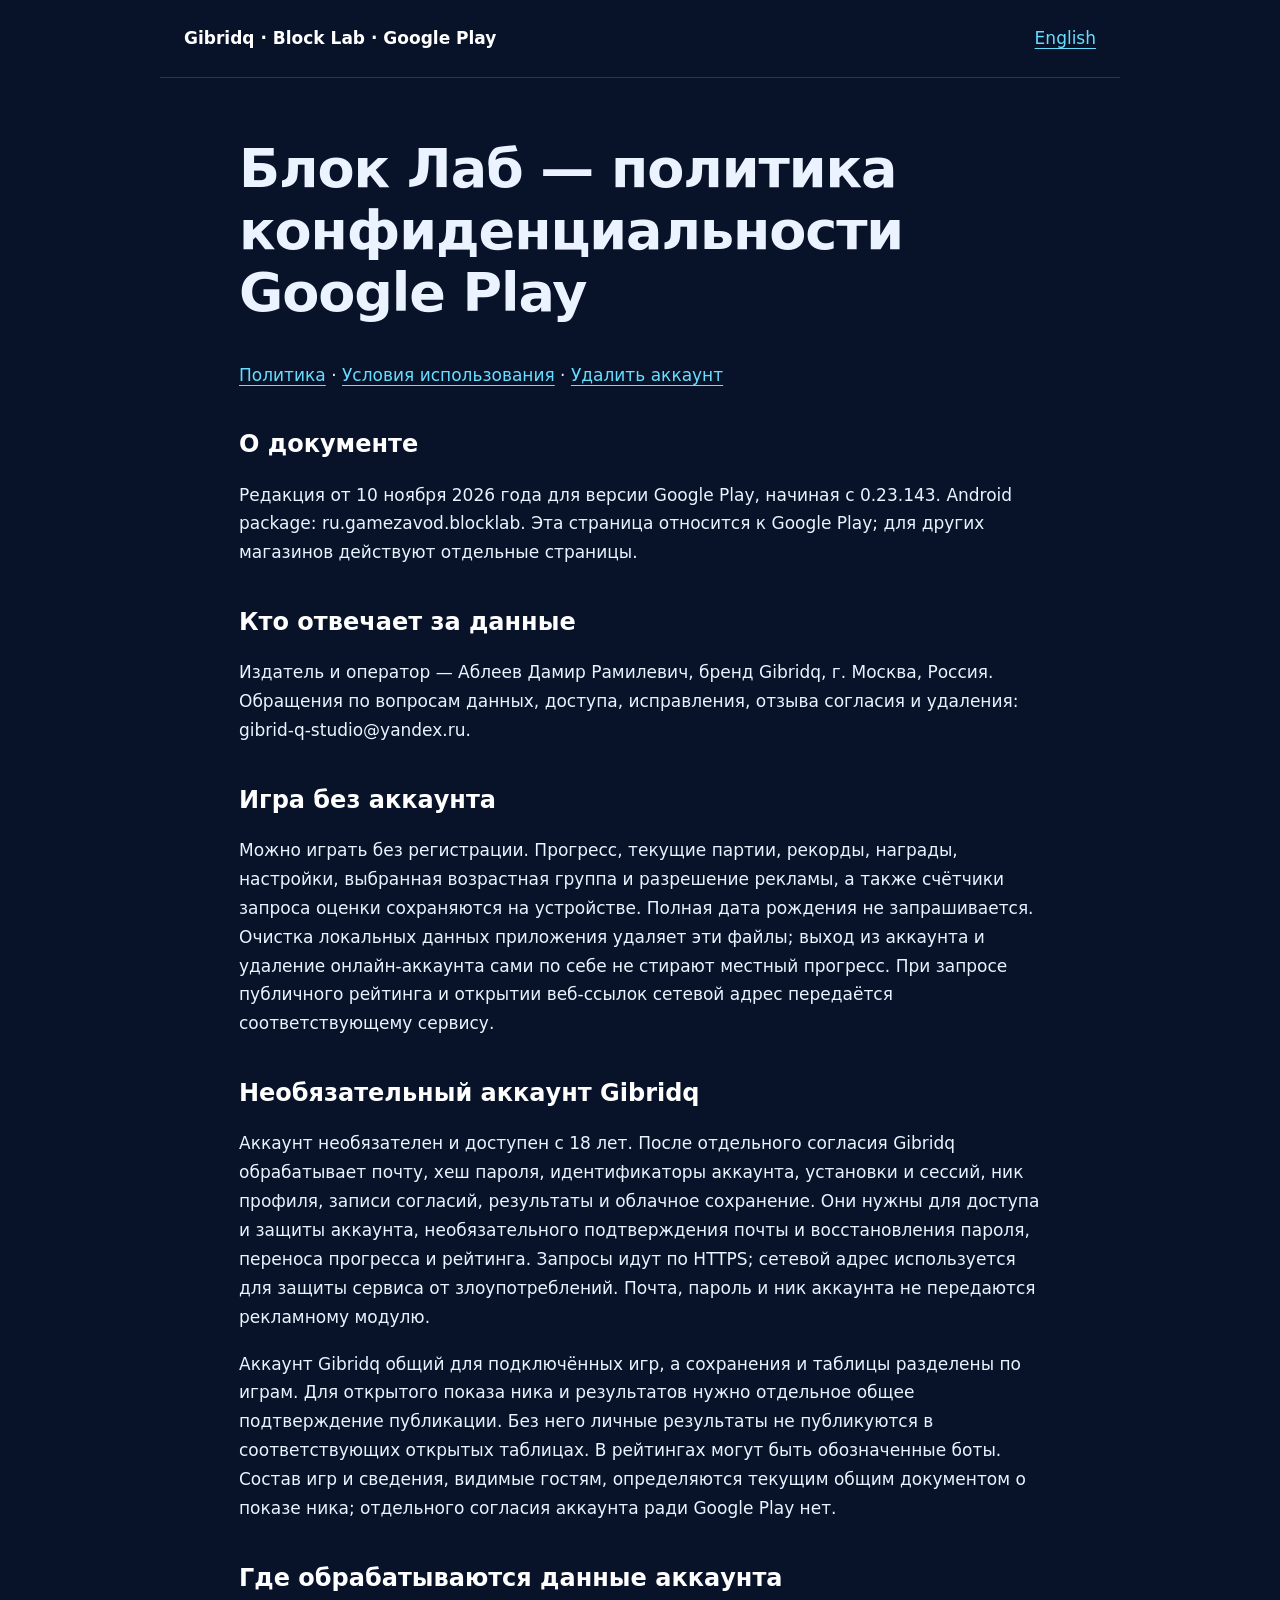
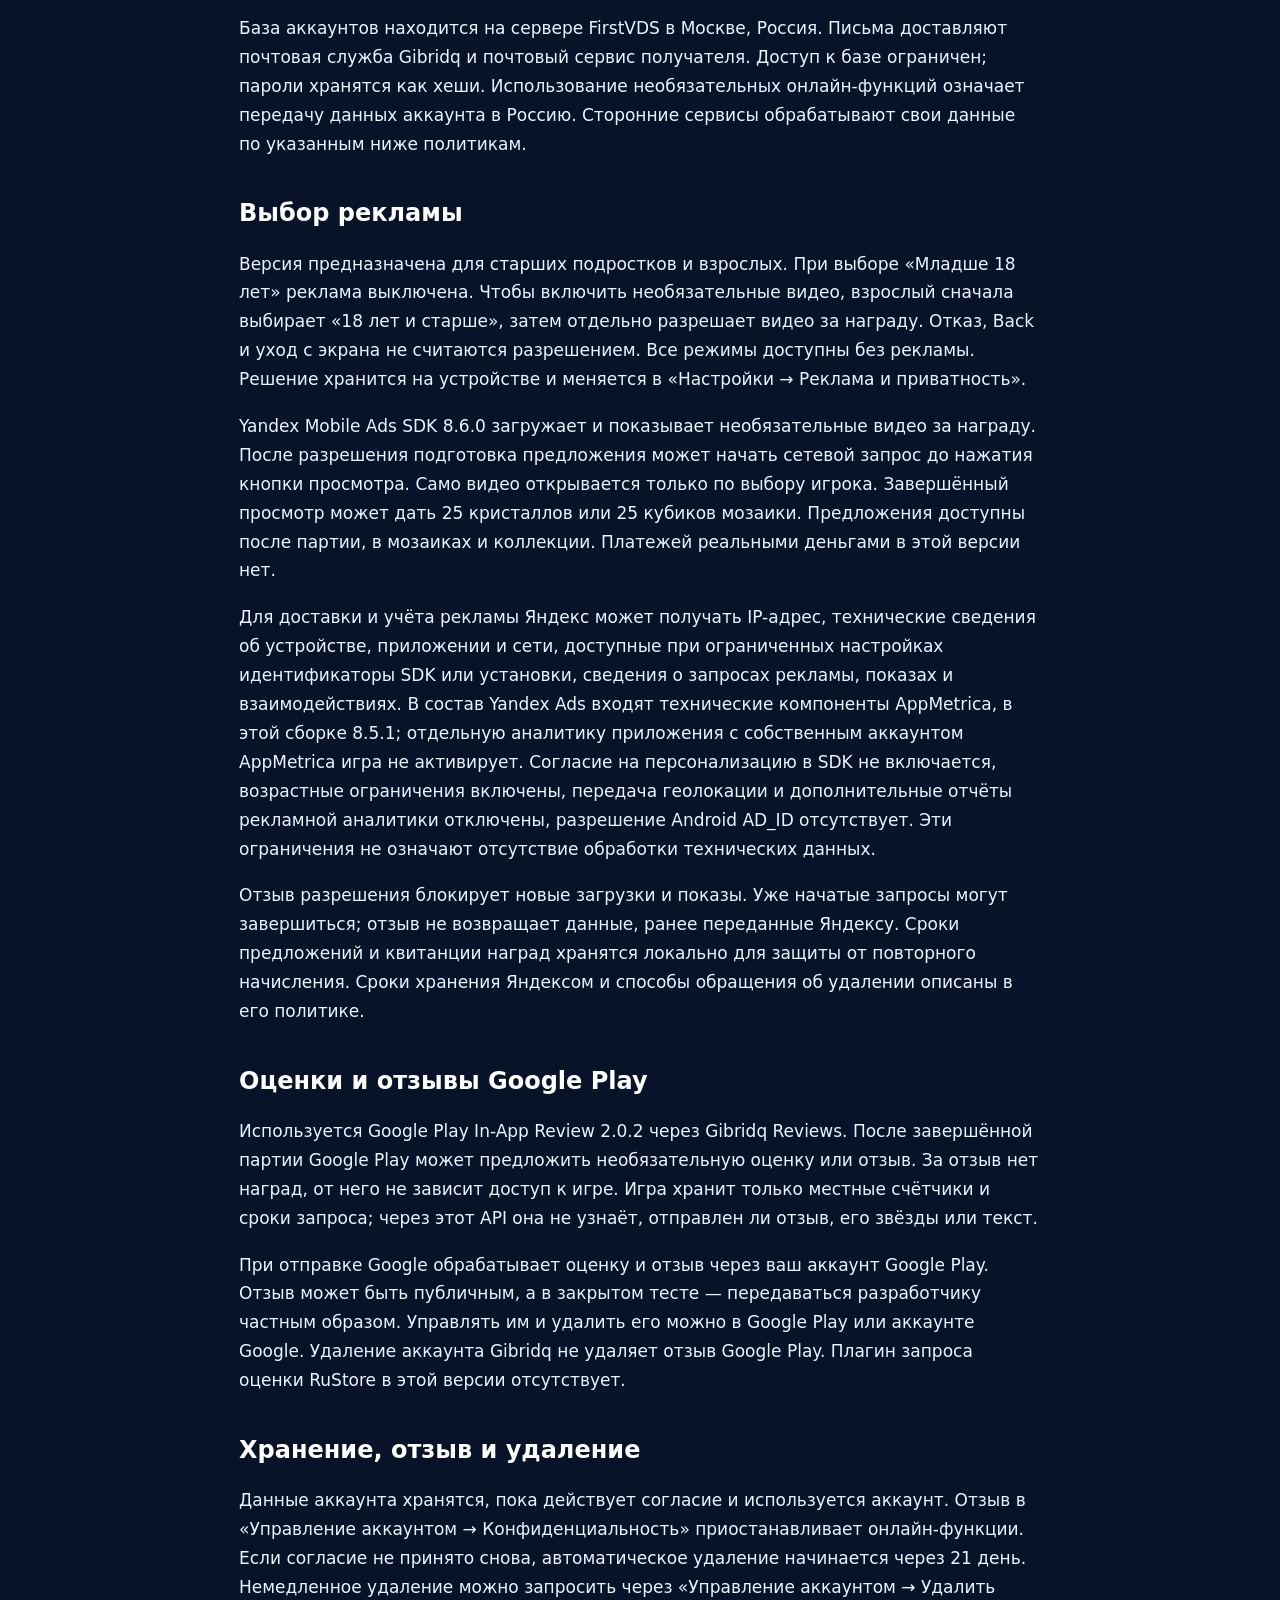
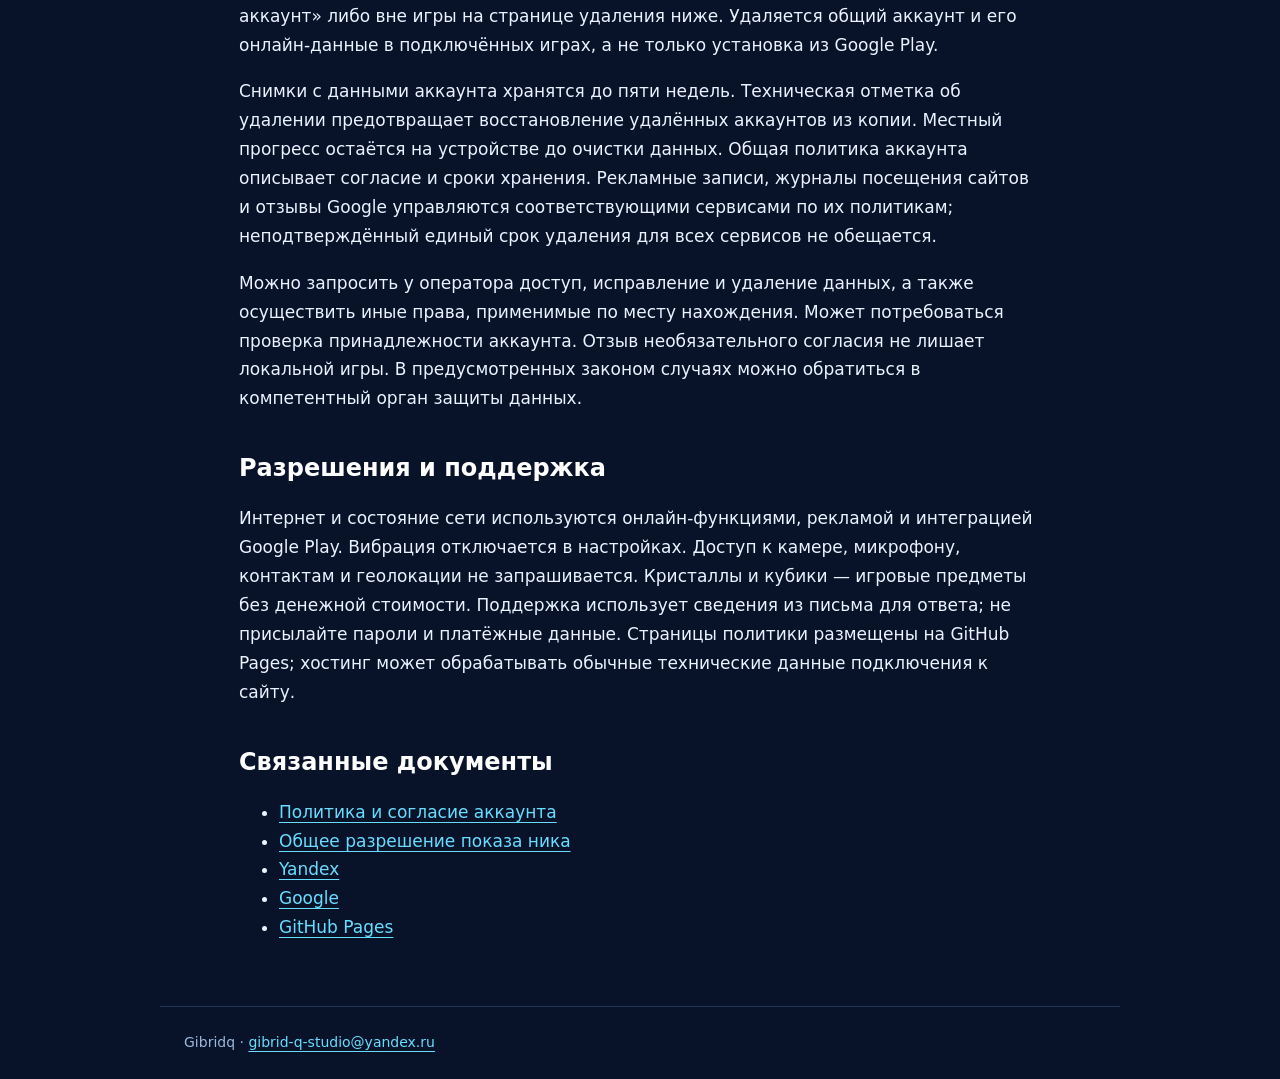
<file: google-play/privacy-ru.html>
<!doctype html>
<html lang="ru"><head><meta charset="utf-8"><meta name="viewport" content="width=device-width,initial-scale=1"><title>Блок Лаб — политика конфиденциальности Google Play</title><link rel="icon" href="../icon.png"><link rel="stylesheet" href="../style.css"></head>
<body><header><a class="brand" href="../index.html">Gibridq · Block Lab · Google Play</a><nav><a href="privacy-en.html">English</a></nav></header><main><h1>Блок Лаб — политика конфиденциальности Google Play</h1><nav aria-label="Documents"><a href="privacy-ru.html">Политика</a> · <a href="terms-ru.html">Условия использования</a> · <a href="delete-account-ru.html">Удалить аккаунт</a></nav><section><h2>О документе</h2><p>Редакция от 10 ноября 2026 года для версии Google Play, начиная с 0.23.143. Android package: ru.gamezavod.blocklab. Эта страница относится к Google Play; для других магазинов действуют отдельные страницы.</p></section>
<section><h2>Кто отвечает за данные</h2><p>Издатель и оператор — Аблеев Дамир Рамилевич, бренд Gibridq, г. Москва, Россия. Обращения по вопросам данных, доступа, исправления, отзыва согласия и удаления: gibrid-q-studio@yandex.ru.</p></section>
<section><h2>Игра без аккаунта</h2><p>Можно играть без регистрации. Прогресс, текущие партии, рекорды, награды, настройки, выбранная возрастная группа и разрешение рекламы, а также счётчики запроса оценки сохраняются на устройстве. Полная дата рождения не запрашивается. Очистка локальных данных приложения удаляет эти файлы; выход из аккаунта и удаление онлайн-аккаунта сами по себе не стирают местный прогресс. При запросе публичного рейтинга и открытии веб-ссылок сетевой адрес передаётся соответствующему сервису.</p></section>
<section><h2>Необязательный аккаунт Gibridq</h2><p>Аккаунт необязателен и доступен с 18 лет. После отдельного согласия Gibridq обрабатывает почту, хеш пароля, идентификаторы аккаунта, установки и сессий, ник профиля, записи согласий, результаты и облачное сохранение. Они нужны для доступа и защиты аккаунта, необязательного подтверждения почты и восстановления пароля, переноса прогресса и рейтинга. Запросы идут по HTTPS; сетевой адрес используется для защиты сервиса от злоупотреблений. Почта, пароль и ник аккаунта не передаются рекламному модулю.</p><p>Аккаунт Gibridq общий для подключённых игр, а сохранения и таблицы разделены по играм. Для открытого показа ника и результатов нужно отдельное общее подтверждение публикации. Без него личные результаты не публикуются в соответствующих открытых таблицах. В рейтингах могут быть обозначенные боты. Состав игр и сведения, видимые гостям, определяются текущим общим документом о показе ника; отдельного согласия аккаунта ради Google Play нет.</p></section>
<section><h2>Где обрабатываются данные аккаунта</h2><p>База аккаунтов находится на сервере FirstVDS в Москве, Россия. Письма доставляют почтовая служба Gibridq и почтовый сервис получателя. Доступ к базе ограничен; пароли хранятся как хеши. Использование необязательных онлайн-функций означает передачу данных аккаунта в Россию. Сторонние сервисы обрабатывают свои данные по указанным ниже политикам.</p></section>
<section><h2>Выбор рекламы</h2><p>Версия предназначена для старших подростков и взрослых. При выборе «Младше 18 лет» реклама выключена. Чтобы включить необязательные видео, взрослый сначала выбирает «18 лет и старше», затем отдельно разрешает видео за награду. Отказ, Back и уход с экрана не считаются разрешением. Все режимы доступны без рекламы. Решение хранится на устройстве и меняется в «Настройки → Реклама и приватность».</p><p>Yandex Mobile Ads SDK 8.6.0 загружает и показывает необязательные видео за награду. После разрешения подготовка предложения может начать сетевой запрос до нажатия кнопки просмотра. Само видео открывается только по выбору игрока. Завершённый просмотр может дать 25 кристаллов или 25 кубиков мозаики. Предложения доступны после партии, в мозаиках и коллекции. Платежей реальными деньгами в этой версии нет.</p><p>Для доставки и учёта рекламы Яндекс может получать IP-адрес, технические сведения об устройстве, приложении и сети, доступные при ограниченных настройках идентификаторы SDK или установки, сведения о запросах рекламы, показах и взаимодействиях. В состав Yandex Ads входят технические компоненты AppMetrica, в этой сборке 8.5.1; отдельную аналитику приложения с собственным аккаунтом AppMetrica игра не активирует. Согласие на персонализацию в SDK не включается, возрастные ограничения включены, передача геолокации и дополнительные отчёты рекламной аналитики отключены, разрешение Android AD_ID отсутствует. Эти ограничения не означают отсутствие обработки технических данных.</p><p>Отзыв разрешения блокирует новые загрузки и показы. Уже начатые запросы могут завершиться; отзыв не возвращает данные, ранее переданные Яндексу. Сроки предложений и квитанции наград хранятся локально для защиты от повторного начисления. Сроки хранения Яндексом и способы обращения об удалении описаны в его политике.</p></section>
<section><h2>Оценки и отзывы Google Play</h2><p>Используется Google Play In-App Review 2.0.2 через Gibridq Reviews. После завершённой партии Google Play может предложить необязательную оценку или отзыв. За отзыв нет наград, от него не зависит доступ к игре. Игра хранит только местные счётчики и сроки запроса; через этот API она не узнаёт, отправлен ли отзыв, его звёзды или текст.</p><p>При отправке Google обрабатывает оценку и отзыв через ваш аккаунт Google Play. Отзыв может быть публичным, а в закрытом тесте — передаваться разработчику частным образом. Управлять им и удалить его можно в Google Play или аккаунте Google. Удаление аккаунта Gibridq не удаляет отзыв Google Play. Плагин запроса оценки RuStore в этой версии отсутствует.</p></section>
<section><h2>Хранение, отзыв и удаление</h2><p>Данные аккаунта хранятся, пока действует согласие и используется аккаунт. Отзыв в «Управление аккаунтом → Конфиденциальность» приостанавливает онлайн-функции. Если согласие не принято снова, автоматическое удаление начинается через 21 день. Немедленное удаление можно запросить через «Управление аккаунтом → Удалить аккаунт» либо вне игры на странице удаления ниже. Удаляется общий аккаунт и его онлайн-данные в подключённых играх, а не только установка из Google Play.</p><p>Снимки с данными аккаунта хранятся до пяти недель. Техническая отметка об удалении предотвращает восстановление удалённых аккаунтов из копии. Местный прогресс остаётся на устройстве до очистки данных. Общая политика аккаунта описывает согласие и сроки хранения. Рекламные записи, журналы посещения сайтов и отзывы Google управляются соответствующими сервисами по их политикам; неподтверждённый единый срок удаления для всех сервисов не обещается.</p><p>Можно запросить у оператора доступ, исправление и удаление данных, а также осуществить иные права, применимые по месту нахождения. Может потребоваться проверка принадлежности аккаунта. Отзыв необязательного согласия не лишает локальной игры. В предусмотренных законом случаях можно обратиться в компетентный орган защиты данных.</p></section>
<section><h2>Разрешения и поддержка</h2><p>Интернет и состояние сети используются онлайн-функциями, рекламой и интеграцией Google Play. Вибрация отключается в настройках. Доступ к камере, микрофону, контактам и геолокации не запрашивается. Кристаллы и кубики — игровые предметы без денежной стоимости. Поддержка использует сведения из письма для ответа; не присылайте пароли и платёжные данные. Страницы политики размещены на GitHub Pages; хостинг может обрабатывать обычные технические данные подключения к сайту.</p></section><section><h2>Связанные документы</h2><ul><li><a href="https://api.gibridq-studio.ru/privacy/accounts">Политика и согласие аккаунта</a></li><li><a href="https://api.gibridq-studio.ru/privacy/rating-nickname-v3-plates">Общее разрешение показа ника</a></li><li><a href="https://yandex.ru/legal/confidential/">Yandex</a></li><li><a href="https://policies.google.com/privacy">Google</a></li><li><a href="https://docs.github.com/en/site-policy/privacy-policies/github-general-privacy-statement">GitHub Pages</a></li></ul></section></main><footer>Gibridq · <a href="mailto:gibrid-q-studio@yandex.ru">gibrid-q-studio@yandex.ru</a></footer></body></html>
</file>
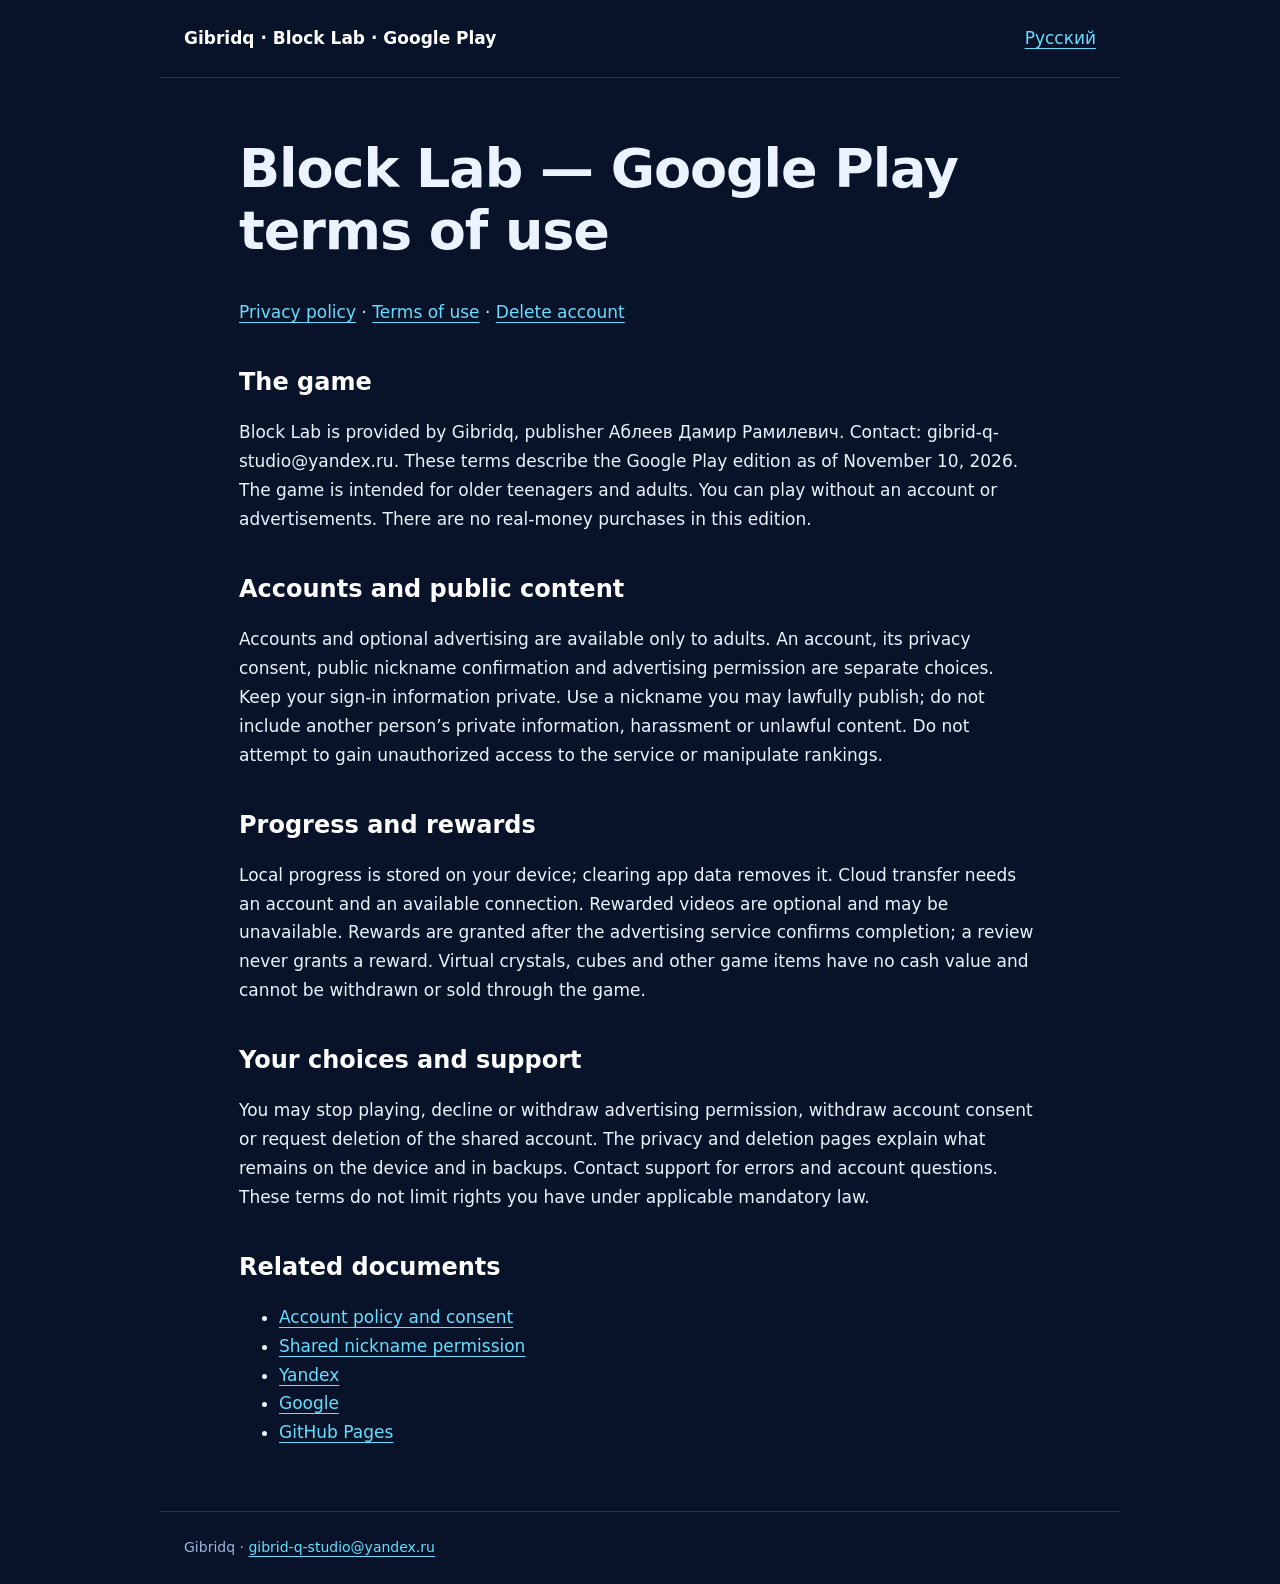
<file: google-play/terms-en.html>
<!doctype html>
<html lang="en"><head><meta charset="utf-8"><meta name="viewport" content="width=device-width,initial-scale=1"><title>Block Lab — Google Play terms of use</title><link rel="icon" href="../icon.png"><link rel="stylesheet" href="../style.css"></head>
<body><header><a class="brand" href="../index.html">Gibridq · Block Lab · Google Play</a><nav><a href="terms-ru.html">Русский</a></nav></header><main><h1>Block Lab — Google Play terms of use</h1><nav aria-label="Documents"><a href="privacy-en.html">Privacy policy</a> · <a href="terms-en.html">Terms of use</a> · <a href="delete-account-en.html">Delete account</a></nav><section><h2>The game</h2><p>Block Lab is provided by Gibridq, publisher Аблеев Дамир Рамилевич. Contact: gibrid-q-studio@yandex.ru. These terms describe the Google Play edition as of November 10, 2026. The game is intended for older teenagers and adults. You can play without an account or advertisements. There are no real-money purchases in this edition.</p></section>
<section><h2>Accounts and public content</h2><p>Accounts and optional advertising are available only to adults. An account, its privacy consent, public nickname confirmation and advertising permission are separate choices. Keep your sign-in information private. Use a nickname you may lawfully publish; do not include another person’s private information, harassment or unlawful content. Do not attempt to gain unauthorized access to the service or manipulate rankings.</p></section>
<section><h2>Progress and rewards</h2><p>Local progress is stored on your device; clearing app data removes it. Cloud transfer needs an account and an available connection. Rewarded videos are optional and may be unavailable. Rewards are granted after the advertising service confirms completion; a review never grants a reward. Virtual crystals, cubes and other game items have no cash value and cannot be withdrawn or sold through the game.</p></section>
<section><h2>Your choices and support</h2><p>You may stop playing, decline or withdraw advertising permission, withdraw account consent or request deletion of the shared account. The privacy and deletion pages explain what remains on the device and in backups. Contact support for errors and account questions. These terms do not limit rights you have under applicable mandatory law.</p></section><section><h2>Related documents</h2><ul><li><a href="https://api.gibridq-studio.ru/privacy/accounts-en">Account policy and consent</a></li><li><a href="https://api.gibridq-studio.ru/privacy/rating-nickname-v3-plates-en">Shared nickname permission</a></li><li><a href="https://yandex.com/legal/confidential/">Yandex</a></li><li><a href="https://policies.google.com/privacy">Google</a></li><li><a href="https://docs.github.com/en/site-policy/privacy-policies/github-general-privacy-statement">GitHub Pages</a></li></ul></section></main><footer>Gibridq · <a href="mailto:gibrid-q-studio@yandex.ru">gibrid-q-studio@yandex.ru</a></footer></body></html>
</file>
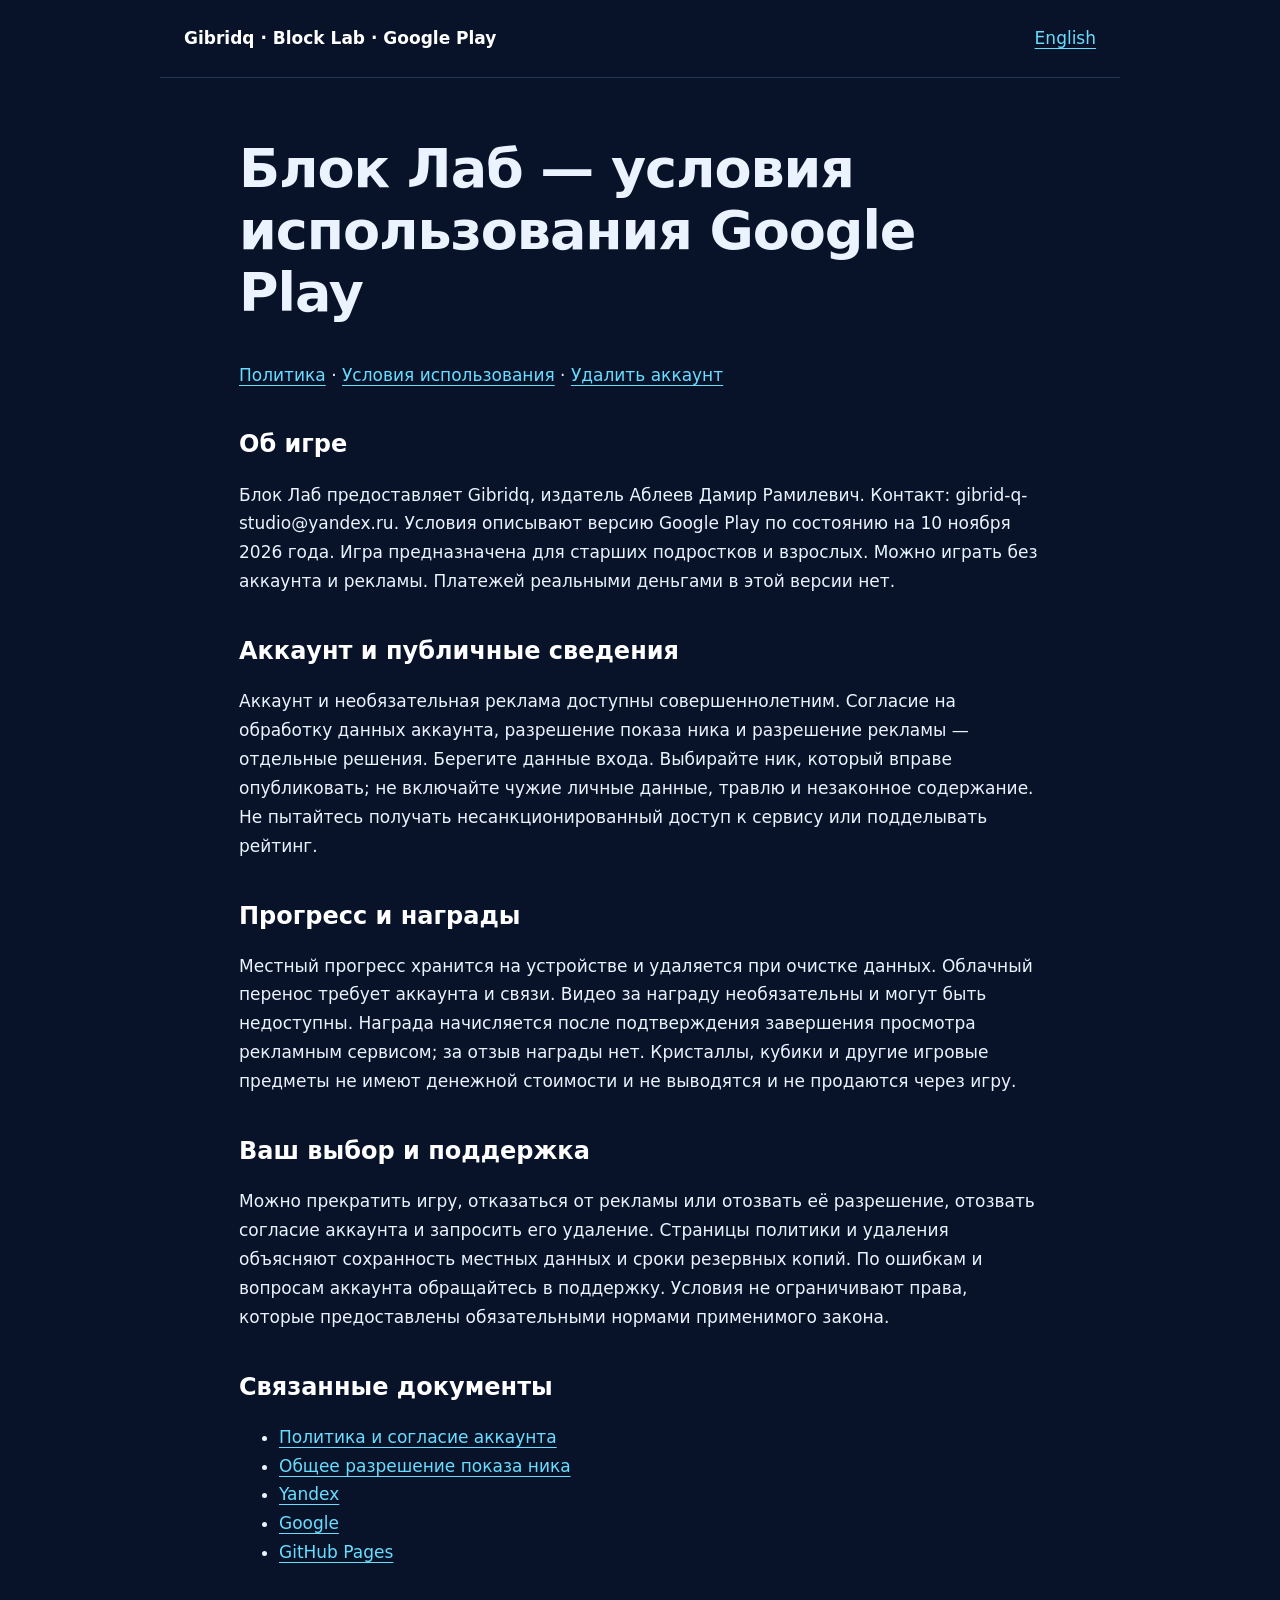
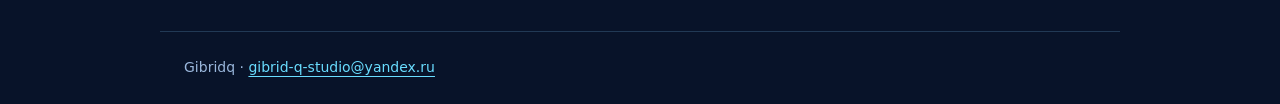
<file: google-play/terms-ru.html>
<!doctype html>
<html lang="ru"><head><meta charset="utf-8"><meta name="viewport" content="width=device-width,initial-scale=1"><title>Блок Лаб — условия использования Google Play</title><link rel="icon" href="../icon.png"><link rel="stylesheet" href="../style.css"></head>
<body><header><a class="brand" href="../index.html">Gibridq · Block Lab · Google Play</a><nav><a href="terms-en.html">English</a></nav></header><main><h1>Блок Лаб — условия использования Google Play</h1><nav aria-label="Documents"><a href="privacy-ru.html">Политика</a> · <a href="terms-ru.html">Условия использования</a> · <a href="delete-account-ru.html">Удалить аккаунт</a></nav><section><h2>Об игре</h2><p>Блок Лаб предоставляет Gibridq, издатель Аблеев Дамир Рамилевич. Контакт: gibrid-q-studio@yandex.ru. Условия описывают версию Google Play по состоянию на 10 ноября 2026 года. Игра предназначена для старших подростков и взрослых. Можно играть без аккаунта и рекламы. Платежей реальными деньгами в этой версии нет.</p></section>
<section><h2>Аккаунт и публичные сведения</h2><p>Аккаунт и необязательная реклама доступны совершеннолетним. Согласие на обработку данных аккаунта, разрешение показа ника и разрешение рекламы — отдельные решения. Берегите данные входа. Выбирайте ник, который вправе опубликовать; не включайте чужие личные данные, травлю и незаконное содержание. Не пытайтесь получать несанкционированный доступ к сервису или подделывать рейтинг.</p></section>
<section><h2>Прогресс и награды</h2><p>Местный прогресс хранится на устройстве и удаляется при очистке данных. Облачный перенос требует аккаунта и связи. Видео за награду необязательны и могут быть недоступны. Награда начисляется после подтверждения завершения просмотра рекламным сервисом; за отзыв награды нет. Кристаллы, кубики и другие игровые предметы не имеют денежной стоимости и не выводятся и не продаются через игру.</p></section>
<section><h2>Ваш выбор и поддержка</h2><p>Можно прекратить игру, отказаться от рекламы или отозвать её разрешение, отозвать согласие аккаунта и запросить его удаление. Страницы политики и удаления объясняют сохранность местных данных и сроки резервных копий. По ошибкам и вопросам аккаунта обращайтесь в поддержку. Условия не ограничивают права, которые предоставлены обязательными нормами применимого закона.</p></section><section><h2>Связанные документы</h2><ul><li><a href="https://api.gibridq-studio.ru/privacy/accounts">Политика и согласие аккаунта</a></li><li><a href="https://api.gibridq-studio.ru/privacy/rating-nickname-v3-plates">Общее разрешение показа ника</a></li><li><a href="https://yandex.ru/legal/confidential/">Yandex</a></li><li><a href="https://policies.google.com/privacy">Google</a></li><li><a href="https://docs.github.com/en/site-policy/privacy-policies/github-general-privacy-statement">GitHub Pages</a></li></ul></section></main><footer>Gibridq · <a href="mailto:gibrid-q-studio@yandex.ru">gibrid-q-studio@yandex.ru</a></footer></body></html>
</file>
<file: style.css>
*{box-sizing:border-box}html{color-scheme:dark}body{margin:0;background:#081329;color:#eaf3ff;font:17px/1.7 system-ui,sans-serif}header,main,footer{max-width:960px;margin:auto;padding:24px}header{display:flex;justify-content:space-between;align-items:center;gap:16px;border-bottom:1px solid #213955}.brand{display:flex;align-items:center;gap:12px;text-decoration:none;color:#fff;font-weight:750}.brand img{border-radius:12px}.brand small{display:block;color:#9ab7dc;font-size:13px}a{color:#69ddff;text-underline-offset:4px;overflow-wrap:anywhere}a:hover{color:#fff}a:focus-visible{outline:3px solid #ffcf58;outline-offset:5px;border-radius:4px}main{max-width:850px}h1{font-size:clamp(30px,5vw,54px);line-height:1.15;letter-spacing:-.02em}h2{font-size:24px;line-height:1.3;margin-top:40px;color:#fff}p{margin:18px 0}section{margin-bottom:40px}.hero{text-align:center;padding:30px 0}.hero img{border-radius:36px;box-shadow:0 0 60px #00c7ff24}.eyebrow{color:#79ddff;font-size:14px;letter-spacing:.08em}.button{display:inline-block;border:1px solid #395e86;background:#12264b;border-radius:14px;padding:12px 18px;margin:4px 4px 4px 0;text-decoration:none}footer{border-top:1px solid #213955;color:#9ab7dc;font-size:14px}@media(max-width:520px){header,main,footer{padding:20px}body{font-size:16px}h2{font-size:21px}.hero img{width:150px;height:150px}}
.screens {
  display: grid;
  grid-template-columns: repeat(5, minmax(0, 1fr));
  gap: 12px;
  list-style: none;
  margin: 0;
  padding: 0;
}
.screens a {
  display: block;
  border: 1px solid #395e86;
  border-radius: 12px;
  overflow: hidden;
  background: #12264b;
}
.screens a:hover { border-color: #69ddff; }
.screens img { display: block; width: 100%; height: auto; }
.screen-note { color: #9ab7dc; font-size: 14px; }
@media (max-width: 620px) {
  .screens { grid-template-columns: repeat(2, minmax(0, 1fr)); }
}
</file>
